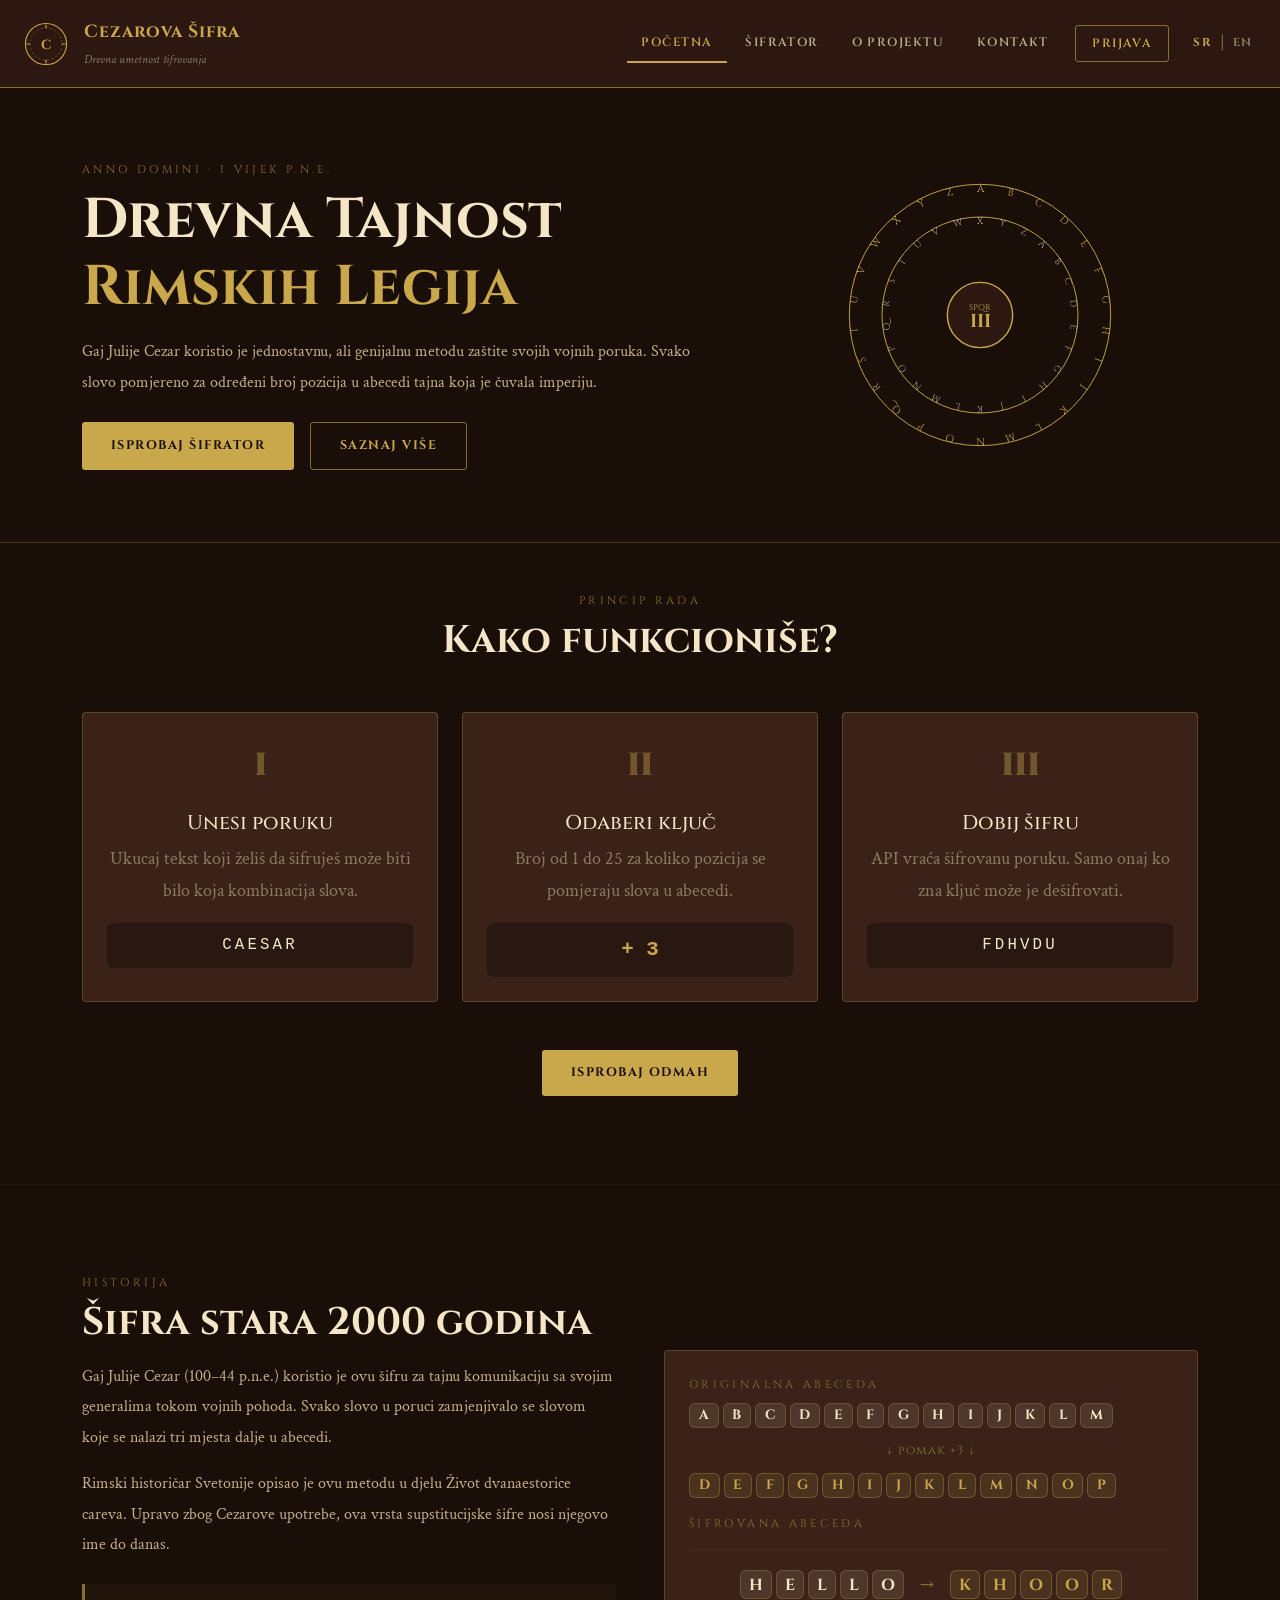
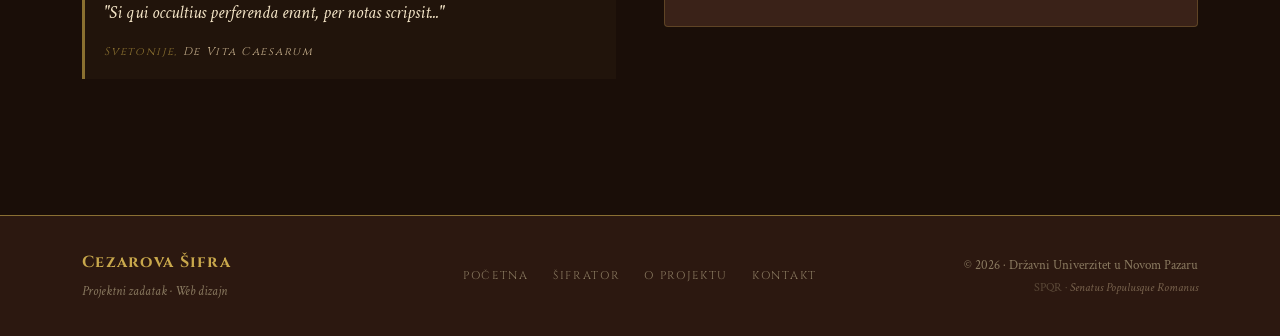
<file: index.html>
<!DOCTYPE html>
<html lang="sr">

<head>
    <meta charset="UTF-8">
    <meta name="viewport" content="width=device-width, initial-scale=1.0">
    <title>Cezarova Šifra | Caesar Cipher</title>
    <link rel="preconnect" href="https://fonts.googleapis.com">
    <link
        href="https://fonts.googleapis.com/css2?family=Cinzel:wght@400;600;700;900&family=Crimson+Text:ital,wght@0,400;0,600;1,400&display=swap"
        rel="stylesheet">
    <link rel="stylesheet" href="https://cdn.jsdelivr.net/npm/bootstrap@5.3.0/dist/css/bootstrap.min.css">
    <link rel="stylesheet" href="css/style.css">
    <link rel="icon" type="image/svg+xml" href="favicon.svg">
</head>

<body>

    <header class="site-header">
        <nav class="navbar navbar-expand-lg container-fluid px-4">

            <a class="navbar-brand d-flex align-items-center gap-3" href="index.html">
                <div class="logo-emblem">
                    <svg viewBox="0 0 60 60" xmlns="http://www.w3.org/2000/svg">
                        <circle cx="30" cy="30" r="28" fill="none" stroke="#C9A84C" stroke-width="1.5" />
                        <circle cx="30" cy="30" r="22" fill="none" stroke="#C9A84C" stroke-width="0.5"
                            stroke-dasharray="3,3" />
                        <text x="50%" y="54%" dominant-baseline="middle" text-anchor="middle" font-family="Cinzel"
                            font-size="18" fill="#C9A84C" font-weight="700">C</text>
                        <path d="M 30 4 L 30 8 M 30 52 L 30 56 M 4 30 L 8 30 M 52 30 L 56 30" stroke="#C9A84C"
                            stroke-width="1.5" stroke-linecap="round" />
                    </svg>
                </div>
                <div>
                    <span class="brand-main" data-i18n="brand-main">Cezarova Šifra</span>
                    <span class="brand-sub" data-i18n="brand-sub">Drevna umetnost šifrovanja</span>
                </div>
            </a>

            <button class="navbar-toggler" type="button" data-bs-toggle="collapse" data-bs-target="#mainNav">
                <span class="toggler-icon">☰</span>
            </button>

            <div class="collapse navbar-collapse justify-content-end" id="mainNav">
                <ul class="navbar-nav align-items-lg-center gap-1">
                    <li class="nav-item"><a class="nav-link active" href="index.html" data-i18n="nav-home">Početna</a>
                    </li>
                    <li class="nav-item"><a class="nav-link" href="cipher.html" data-i18n="nav-cipher">Šifrator</a></li>
                    <li class="nav-item"><a class="nav-link" href="about.html" data-i18n="nav-about">O projektu</a></li>
                    <li class="nav-item"><a class="nav-link" href="contact.html" data-i18n="nav-contact">Kontakt</a>
                    </li>
                    <li class="nav-item ms-lg-2"><a class="nav-link nav-login-btn" href="login.html"
                            data-i18n="nav-login">Prijava</a></li>
                    <li class="nav-item ms-lg-3">
                        <div class="lang-toggle">
                            <button class="lang-btn active" onclick="setLanguage('sr')" id="btn-sr">SR</button>
                            <span class="lang-divider">|</span>
                            <button class="lang-btn" onclick="setLanguage('en')" id="btn-en">EN</button>
                        </div>
                    </li>
                </ul>
            </div>
        </nav>
    </header>

    <section class="py-5 border-bottom border-opacity-25" style="border-color: var(--border) !important;">
        <div class="container py-4">
            <div class="row align-items-center g-5">

                <div class="col-lg-7">
                    <p class="section-eyebrow" data-i18n="hero-label">Anno Domini · I vijek p.n.e.</p>
                    <h1 class="display-4 fw-bold mb-3" style="font-family: var(--font-display);">
                        <span class="d-block text-cream" data-i18n="hero-title-1">Drevna Tajnost</span>
                        <span class="d-block text-gold" data-i18n="hero-title-2">Rimskih Legija</span>
                    </h1>
                    <p class="body-text mb-4" data-i18n="hero-desc">
                        Gaj Julije Cezar koristio je jednostavnu, ali genijalnu metodu zaštite svojih vojnih poruka.
                        Svako slovo pomjereno za određeni broj pozicija u abecedi  tajna koja je čuvala imperiju.
                    </p>
                    <div class="d-flex flex-wrap gap-3">
                        <a href="cipher.html" class="btn-gold" data-i18n="hero-cta">
                            Isprobaj Šifrator
                            <svg width="18" height="18" viewBox="0 0 24 24" fill="none" stroke="currentColor"
                                stroke-width="2">
                                <path d="M5 12h14M12 5l7 7-7 7" />
                            </svg>
                        </a>
                        <a href="about.html" class="btn-outline-gold" data-i18n="hero-cta2">Saznaj više</a>
                    </div>
                </div>

                <div class="col-lg-5 text-center">
                    <svg viewBox="0 0 300 300" xmlns="http://www.w3.org/2000/svg" style="max-width:280px; width:100%;">
                        <circle cx="150" cy="150" r="140" fill="none" stroke="#C9A84C" stroke-width="1" />
                        <circle cx="150" cy="150" r="105" fill="none" stroke="#C9A84C" stroke-width="1" />
                        <circle cx="150" cy="150" r="35" fill="#2C1810" stroke="#C9A84C" stroke-width="1.5" />
                        <g font-family="Cinzel" font-size="11" fill="#C9A84C" text-anchor="middle">
                            <text transform="rotate(0,150,150) translate(150,18)">A</text>
                            <text transform="rotate(13.84,150,150) translate(150,18)">B</text>
                            <text transform="rotate(27.69,150,150) translate(150,18)">C</text>
                            <text transform="rotate(41.53,150,150) translate(150,18)">D</text>
                            <text transform="rotate(55.38,150,150) translate(150,18)">E</text>
                            <text transform="rotate(69.23,150,150) translate(150,18)">F</text>
                            <text transform="rotate(83.07,150,150) translate(150,18)">G</text>
                            <text transform="rotate(96.92,150,150) translate(150,18)">H</text>
                            <text transform="rotate(110.76,150,150) translate(150,18)">I</text>
                            <text transform="rotate(124.61,150,150) translate(150,18)">J</text>
                            <text transform="rotate(138.46,150,150) translate(150,18)">K</text>
                            <text transform="rotate(152.3,150,150) translate(150,18)">L</text>
                            <text transform="rotate(166.15,150,150) translate(150,18)">M</text>
                            <text transform="rotate(180,150,150) translate(150,18)">N</text>
                            <text transform="rotate(193.84,150,150) translate(150,18)">O</text>
                            <text transform="rotate(207.69,150,150) translate(150,18)">P</text>
                            <text transform="rotate(221.53,150,150) translate(150,18)">Q</text>
                            <text transform="rotate(235.38,150,150) translate(150,18)">R</text>
                            <text transform="rotate(249.23,150,150) translate(150,18)">S</text>
                            <text transform="rotate(263.07,150,150) translate(150,18)">T</text>
                            <text transform="rotate(276.92,150,150) translate(150,18)">U</text>
                            <text transform="rotate(290.76,150,150) translate(150,18)">V</text>
                            <text transform="rotate(304.61,150,150) translate(150,18)">W</text>
                            <text transform="rotate(318.46,150,150) translate(150,18)">X</text>
                            <text transform="rotate(332.3,150,150) translate(150,18)">Y</text>
                            <text transform="rotate(346.15,150,150) translate(150,18)">Z</text>
                        </g>
                        <g font-family="Cinzel" font-size="10" fill="#F5E6C8" text-anchor="middle" opacity="0.7">
                            <text transform="rotate(41.53,150,150) translate(150,52)">A</text>
                            <text transform="rotate(55.38,150,150) translate(150,52)">B</text>
                            <text transform="rotate(69.23,150,150) translate(150,52)">C</text>
                            <text transform="rotate(83.07,150,150) translate(150,52)">D</text>
                            <text transform="rotate(96.92,150,150) translate(150,52)">E</text>
                            <text transform="rotate(110.76,150,150) translate(150,52)">F</text>
                            <text transform="rotate(124.61,150,150) translate(150,52)">G</text>
                            <text transform="rotate(138.46,150,150) translate(150,52)">H</text>
                            <text transform="rotate(152.3,150,150) translate(150,52)">I</text>
                            <text transform="rotate(166.15,150,150) translate(150,52)">J</text>
                            <text transform="rotate(180,150,150) translate(150,52)">K</text>
                            <text transform="rotate(193.84,150,150) translate(150,52)">L</text>
                            <text transform="rotate(207.69,150,150) translate(150,52)">M</text>
                            <text transform="rotate(221.53,150,150) translate(150,52)">N</text>
                            <text transform="rotate(235.38,150,150) translate(150,52)">O</text>
                            <text transform="rotate(249.23,150,150) translate(150,52)">P</text>
                            <text transform="rotate(263.07,150,150) translate(150,52)">Q</text>
                            <text transform="rotate(276.92,150,150) translate(150,52)">R</text>
                            <text transform="rotate(290.76,150,150) translate(150,52)">S</text>
                            <text transform="rotate(304.61,150,150) translate(150,52)">T</text>
                            <text transform="rotate(318.46,150,150) translate(150,52)">U</text>
                            <text transform="rotate(332.3,150,150) translate(150,52)">V</text>
                            <text transform="rotate(346.15,150,150) translate(150,52)">W</text>
                            <text transform="rotate(0,150,150) translate(150,52)">X</text>
                            <text transform="rotate(13.84,150,150) translate(150,52)">Y</text>
                            <text transform="rotate(27.69,150,150) translate(150,52)">Z</text>
                        </g>
                        <text x="150" y="145" font-family="Cinzel" font-size="9" fill="#C9A84C"
                            text-anchor="middle">SPQR</text>
                        <text x="150" y="163" font-family="Cinzel" font-size="20" fill="#C9A84C" text-anchor="middle"
                            font-weight="700">III</text>
                    </svg>
                </div>
            </div>
        </div>
    </section>

    <section class="py-5">
        <div class="container">
            <div class="text-center mb-5">
                <p class="section-eyebrow" data-i18n="how-eyebrow">Princip rada</p>
                <h2 class="section-title" data-i18n="how-title">Kako funkcioniše?</h2>
            </div>

            <div class="row g-4">
                <div class="col-md-4">
                    <div class="card-dark text-center">
                        <div class="mb-3"
                            style="font-family: var(--font-display); font-size: 2rem; font-weight: 900; color: var(--gold); opacity: 0.4;">
                            I</div>
                        <h3 class="h5 mb-2" style="font-family: var(--font-display);" data-i18n="step1-title">Unesi
                            poruku</h3>
                        <p class="text-cream-muted mb-3" data-i18n="step1-desc">Ukucaj tekst koji želiš da šifruješ 
                            može biti bilo koja kombinacija slova.</p>
                        <code class="d-block py-2 px-3 rounded"
                            style="background: rgba(0,0,0,0.3); color: var(--cream); letter-spacing: 0.2em;">CAESAR</code>
                    </div>
                </div>
                <div class="col-md-4">
                    <div class="card-dark text-center border-gold">
                        <div class="mb-3"
                            style="font-family: var(--font-display); font-size: 2rem; font-weight: 900; color: var(--gold); opacity: 0.4;">
                            II</div>
                        <h3 class="h5 mb-2" style="font-family: var(--font-display);" data-i18n="step2-title">Odaberi
                            ključ</h3>
                        <p class="text-cream-muted mb-3" data-i18n="step2-desc">Broj od 1 do 25  za koliko pozicija se
                            pomjeraju slova u abecedi.</p>
                        <code class="d-block py-2 px-3 rounded"
                            style="background: rgba(0,0,0,0.3); color: var(--gold); font-size: 1.3rem; font-weight: 700;">+ 3</code>
                    </div>
                </div>
                <div class="col-md-4">
                    <div class="card-dark text-center">
                        <div class="mb-3"
                            style="font-family: var(--font-display); font-size: 2rem; font-weight: 900; color: var(--gold); opacity: 0.4;">
                            III</div>
                        <h3 class="h5 mb-2" style="font-family: var(--font-display);" data-i18n="step3-title">Dobij
                            šifru</h3>
                        <p class="text-cream-muted mb-3" data-i18n="step3-desc">API vraća šifrovanu poruku. Samo onaj ko
                            zna ključ može je dešifrovati.</p>
                        <code class="d-block py-2 px-3 rounded"
                            style="background: rgba(0,0,0,0.3); color: var(--cream); letter-spacing: 0.2em;">FDHVDU</code>
                    </div>
                </div>
            </div>

            <div class="text-center mt-5">
                <a href="cipher.html" class="btn-gold" data-i18n="try-now">Isprobaj odmah</a>
            </div>
        </div>
    </section>

    <hr class="section-divider">

    <section class="py-5">
        <div class="container">
            <div class="row g-5 align-items-center">
                <div class="col-lg-6">
                    <p class="section-eyebrow" data-i18n="hist-eyebrow">Historija</p>
                    <h2 class="section-title" data-i18n="hist-title">Šifra stara 2000 godina</h2>
                    <p class="body-text" data-i18n="hist-p1">
                        Gaj Julije Cezar (100–44 p.n.e.) koristio je ovu šifru za tajnu komunikaciju sa svojim
                        generalima
                        tokom vojnih pohoda. Svako slovo u poruci zamjenjivalo se slovom koje se nalazi tri mjesta dalje
                        u abecedi.
                    </p>
                    <p class="body-text" data-i18n="hist-p2">
                        Rimski historičar Svetonije opisao je ovu metodu u djelu <em>Život dvanaestorice careva</em>.
                        Upravo zbog Cezarove upotrebe, ova vrsta supstitucijske šifre nosi njegovo ime do danas.
                    </p>
                    <div class="quote-block">
                        <p data-i18n="hist-quote">"Si qui occultius perferenda erant, per notas scripsit..."</p>
                        <cite> Svetonije, <em>De Vita Caesarum</em></cite>
                    </div>
                </div>

                <div class="col-lg-6">
                    <div class="card-dark">
                        <p class="section-eyebrow mb-2" data-i18n="demo-plain">Originalna abeceda</p>
                        <div class="d-flex flex-wrap gap-1 mb-2">
                            <span class="badge"
                                style="background: rgba(245,230,200,0.1); color: var(--cream); border: 1px solid var(--border); font-family: var(--font-display);">A</span>
                            <span class="badge"
                                style="background: rgba(245,230,200,0.1); color: var(--cream); border: 1px solid var(--border); font-family: var(--font-display);">B</span>
                            <span class="badge"
                                style="background: rgba(245,230,200,0.1); color: var(--cream); border: 1px solid var(--border); font-family: var(--font-display);">C</span>
                            <span class="badge"
                                style="background: rgba(245,230,200,0.1); color: var(--cream); border: 1px solid var(--border); font-family: var(--font-display);">D</span>
                            <span class="badge"
                                style="background: rgba(245,230,200,0.1); color: var(--cream); border: 1px solid var(--border); font-family: var(--font-display);">E</span>
                            <span class="badge"
                                style="background: rgba(245,230,200,0.1); color: var(--cream); border: 1px solid var(--border); font-family: var(--font-display);">F</span>
                            <span class="badge"
                                style="background: rgba(245,230,200,0.1); color: var(--cream); border: 1px solid var(--border); font-family: var(--font-display);">G</span>
                            <span class="badge"
                                style="background: rgba(245,230,200,0.1); color: var(--cream); border: 1px solid var(--border); font-family: var(--font-display);">H</span>
                            <span class="badge"
                                style="background: rgba(245,230,200,0.1); color: var(--cream); border: 1px solid var(--border); font-family: var(--font-display);">I</span>
                            <span class="badge"
                                style="background: rgba(245,230,200,0.1); color: var(--cream); border: 1px solid var(--border); font-family: var(--font-display);">J</span>
                            <span class="badge"
                                style="background: rgba(245,230,200,0.1); color: var(--cream); border: 1px solid var(--border); font-family: var(--font-display);">K</span>
                            <span class="badge"
                                style="background: rgba(245,230,200,0.1); color: var(--cream); border: 1px solid var(--border); font-family: var(--font-display);">L</span>
                            <span class="badge"
                                style="background: rgba(245,230,200,0.1); color: var(--cream); border: 1px solid var(--border); font-family: var(--font-display);">M</span>
                        </div>

                        <div class="text-center py-1 mb-2"
                            style="font-family: var(--font-display); font-size: 0.75rem; letter-spacing: 0.1em; color: var(--gold-dim);">
                            ↓ pomak +3 ↓</div>

                        <div class="d-flex flex-wrap gap-1 mb-3">
                            <span class="badge"
                                style="background: rgba(201,168,76,0.12); color: var(--gold); border: 1px solid rgba(201,168,76,0.3); font-family: var(--font-display);">D</span>
                            <span class="badge"
                                style="background: rgba(201,168,76,0.12); color: var(--gold); border: 1px solid rgba(201,168,76,0.3); font-family: var(--font-display);">E</span>
                            <span class="badge"
                                style="background: rgba(201,168,76,0.12); color: var(--gold); border: 1px solid rgba(201,168,76,0.3); font-family: var(--font-display);">F</span>
                            <span class="badge"
                                style="background: rgba(201,168,76,0.12); color: var(--gold); border: 1px solid rgba(201,168,76,0.3); font-family: var(--font-display);">G</span>
                            <span class="badge"
                                style="background: rgba(201,168,76,0.12); color: var(--gold); border: 1px solid rgba(201,168,76,0.3); font-family: var(--font-display);">H</span>
                            <span class="badge"
                                style="background: rgba(201,168,76,0.12); color: var(--gold); border: 1px solid rgba(201,168,76,0.3); font-family: var(--font-display);">I</span>
                            <span class="badge"
                                style="background: rgba(201,168,76,0.12); color: var(--gold); border: 1px solid rgba(201,168,76,0.3); font-family: var(--font-display);">J</span>
                            <span class="badge"
                                style="background: rgba(201,168,76,0.12); color: var(--gold); border: 1px solid rgba(201,168,76,0.3); font-family: var(--font-display);">K</span>
                            <span class="badge"
                                style="background: rgba(201,168,76,0.12); color: var(--gold); border: 1px solid rgba(201,168,76,0.3); font-family: var(--font-display);">L</span>
                            <span class="badge"
                                style="background: rgba(201,168,76,0.12); color: var(--gold); border: 1px solid rgba(201,168,76,0.3); font-family: var(--font-display);">M</span>
                            <span class="badge"
                                style="background: rgba(201,168,76,0.12); color: var(--gold); border: 1px solid rgba(201,168,76,0.3); font-family: var(--font-display);">N</span>
                            <span class="badge"
                                style="background: rgba(201,168,76,0.12); color: var(--gold); border: 1px solid rgba(201,168,76,0.3); font-family: var(--font-display);">O</span>
                            <span class="badge"
                                style="background: rgba(201,168,76,0.12); color: var(--gold); border: 1px solid rgba(201,168,76,0.3); font-family: var(--font-display);">P</span>
                        </div>
                        <p class="section-eyebrow mb-0" data-i18n="demo-cipher">Šifrovana abeceda</p>

                        <hr class="section-divider my-3">

                        <div class="d-flex align-items-center justify-content-center gap-3 flex-wrap">
                            <div class="d-flex gap-1">
                                <span class="badge fs-6 px-2"
                                    style="background: rgba(245,230,200,0.1); color: var(--cream); border: 1px solid var(--border); font-family: var(--font-display);">H</span>
                                <span class="badge fs-6 px-2"
                                    style="background: rgba(245,230,200,0.1); color: var(--cream); border: 1px solid var(--border); font-family: var(--font-display);">E</span>
                                <span class="badge fs-6 px-2"
                                    style="background: rgba(245,230,200,0.1); color: var(--cream); border: 1px solid var(--border); font-family: var(--font-display);">L</span>
                                <span class="badge fs-6 px-2"
                                    style="background: rgba(245,230,200,0.1); color: var(--cream); border: 1px solid var(--border); font-family: var(--font-display);">L</span>
                                <span class="badge fs-6 px-2"
                                    style="background: rgba(245,230,200,0.1); color: var(--cream); border: 1px solid var(--border); font-family: var(--font-display);">O</span>
                            </div>
                            <span style="color: var(--gold-dim); font-size: 1.2rem;">→</span>
                            <div class="d-flex gap-1">
                                <span class="badge fs-6 px-2"
                                    style="background: rgba(201,168,76,0.12); color: var(--gold); border: 1px solid rgba(201,168,76,0.3); font-family: var(--font-display);">K</span>
                                <span class="badge fs-6 px-2"
                                    style="background: rgba(201,168,76,0.12); color: var(--gold); border: 1px solid rgba(201,168,76,0.3); font-family: var(--font-display);">H</span>
                                <span class="badge fs-6 px-2"
                                    style="background: rgba(201,168,76,0.12); color: var(--gold); border: 1px solid rgba(201,168,76,0.3); font-family: var(--font-display);">O</span>
                                <span class="badge fs-6 px-2"
                                    style="background: rgba(201,168,76,0.12); color: var(--gold); border: 1px solid rgba(201,168,76,0.3); font-family: var(--font-display);">O</span>
                                <span class="badge fs-6 px-2"
                                    style="background: rgba(201,168,76,0.12); color: var(--gold); border: 1px solid rgba(201,168,76,0.3); font-family: var(--font-display);">R</span>
                            </div>
                        </div>
                    </div>
                </div>
            </div>
        </div>
    </section>

    <footer class="site-footer">
        <div class="container">
            <div class="row align-items-center">
                <div class="col-md-4 text-center text-md-start mb-3 mb-md-0">
                    <div class="footer-brand" data-i18n="brand-main">Cezarova Šifra</div>
                    <p class="footer-sub" data-i18n="footer-sub">Projektni zadatak · Web dizajn</p>
                </div>
                <div class="col-md-4 text-center mb-3 mb-md-0">
                    <nav class="footer-nav">
                        <a href="index.html" data-i18n="nav-home">Početna</a>
                        <a href="cipher.html" data-i18n="nav-cipher">Šifrator</a>
                        <a href="about.html" data-i18n="nav-about">O projektu</a>
                        <a href="contact.html" data-i18n="nav-contact">Kontakt</a>
                    </nav>
                </div>
                <div class="col-md-4 text-center text-md-end">
                    <p class="footer-copy" data-i18n="footer-copy">© 2026 · Državni Univerzitet u Novom Pazaru</p>
                    <p class="footer-copy" style="opacity:0.5; font-size:0.75rem;">SPQR · <em>Senatus Populusque
                            Romanus</em></p>
                </div>
            </div>
        </div>
    </footer>

    <script src="https://cdn.jsdelivr.net/npm/bootstrap@5.3.0/dist/js/bootstrap.bundle.min.js"></script>
    <script src="js/i18n.js"></script>
    <script src="js/main.js"></script>
</body>

</html>
</file>
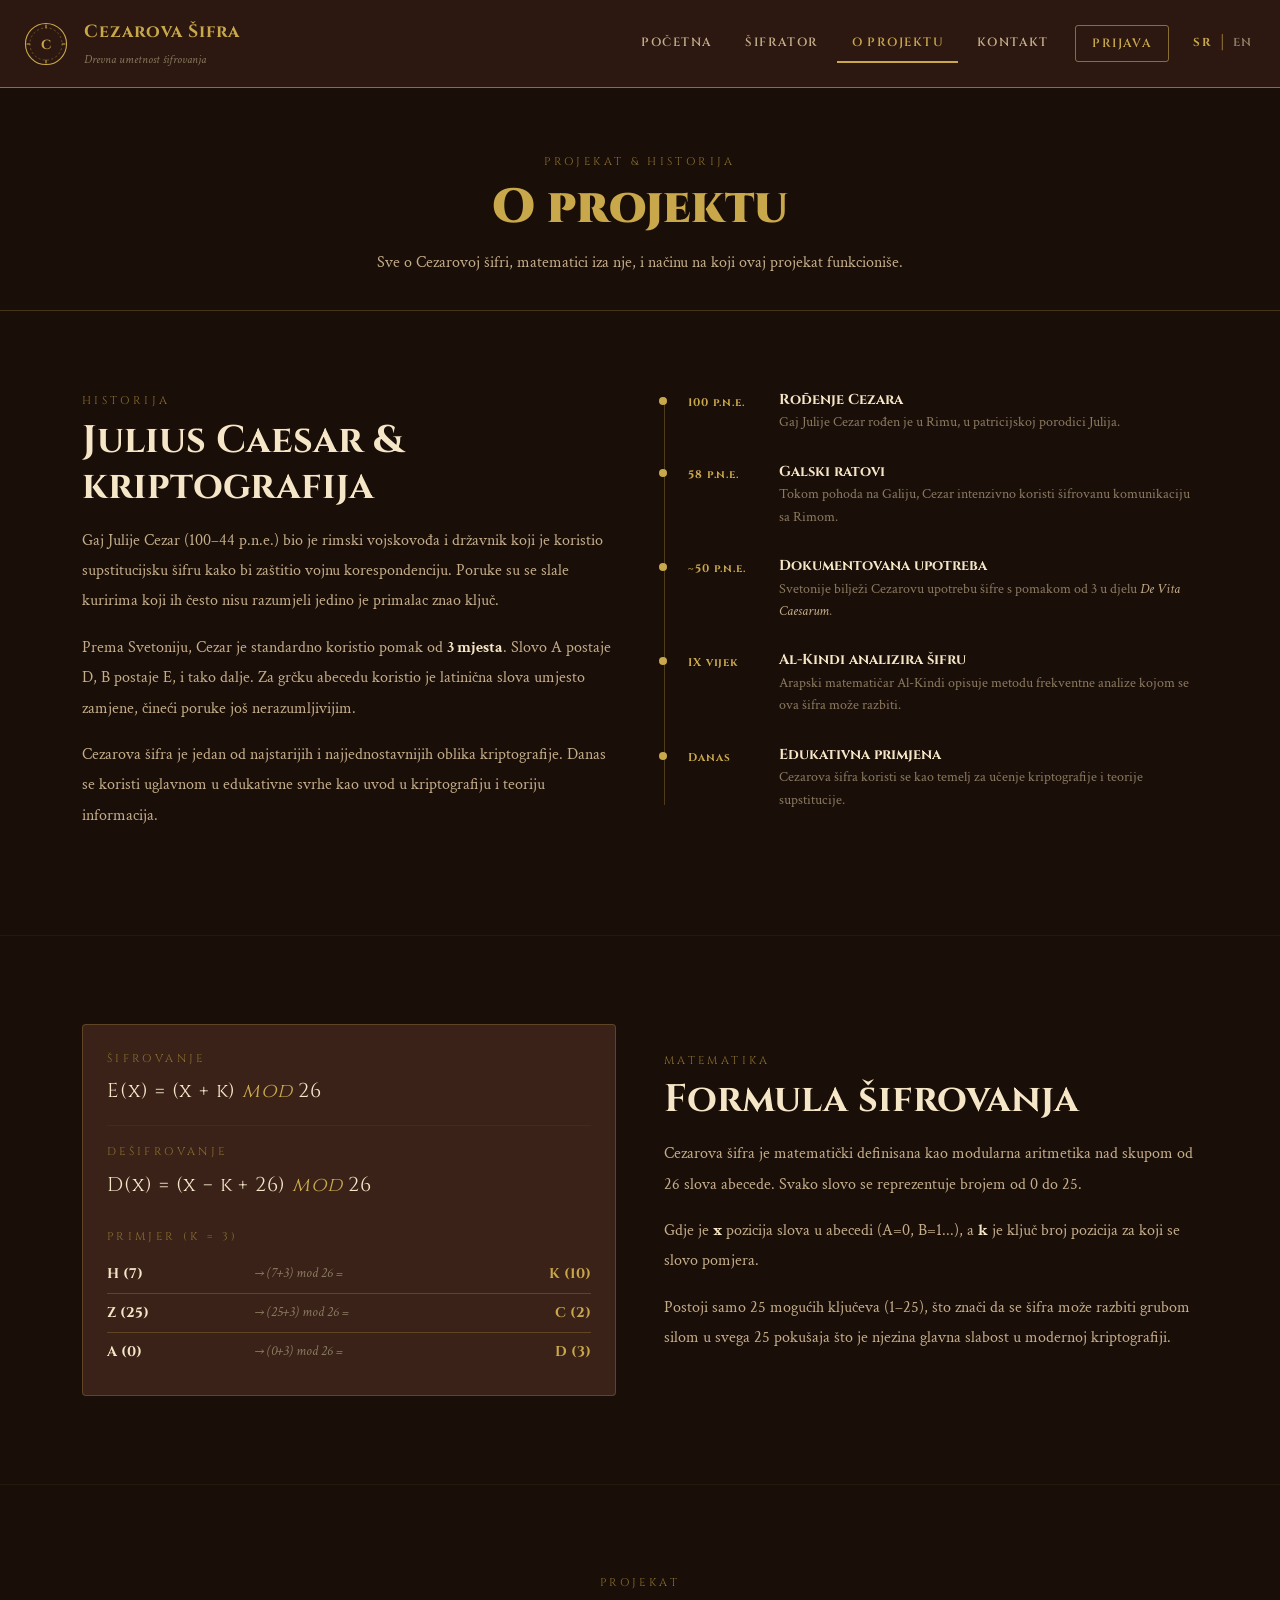
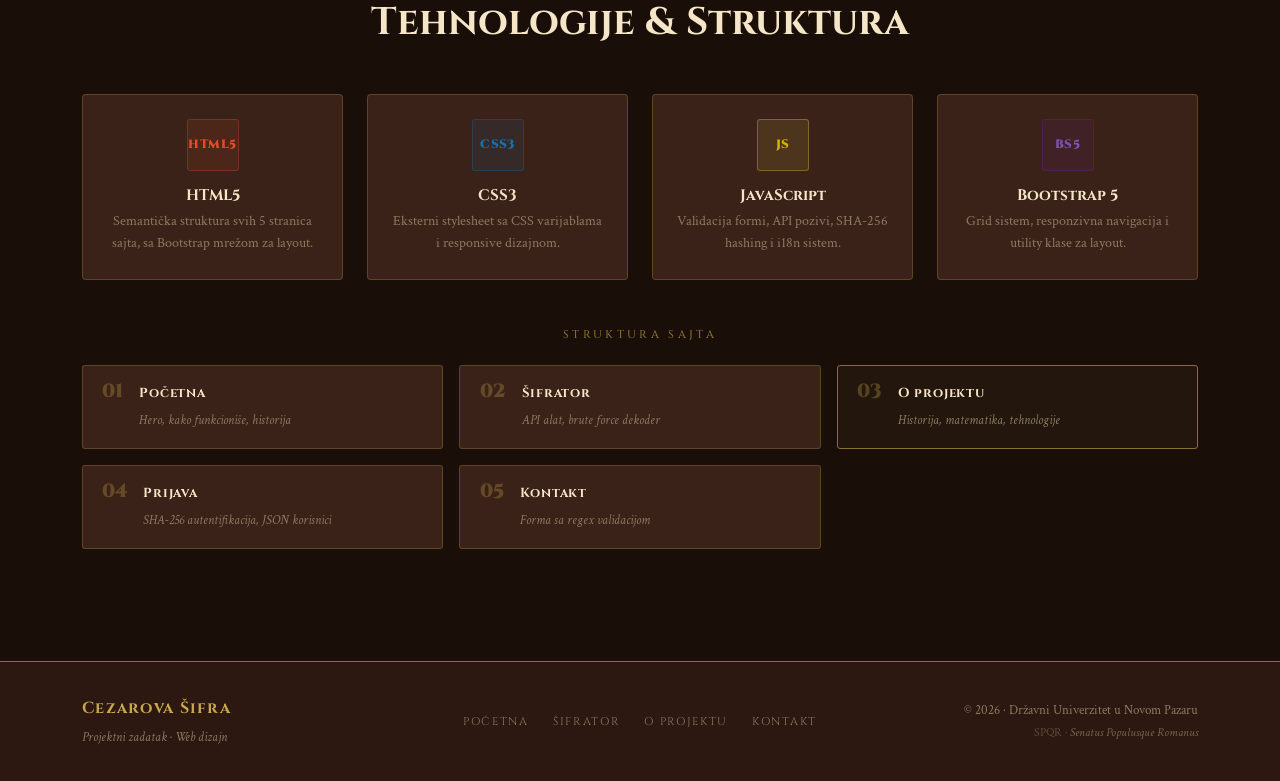
<file: about.html>
<!DOCTYPE html>
<html lang="sr">

<head>
    <meta charset="UTF-8">
    <meta name="viewport" content="width=device-width, initial-scale=1.0">
    <title>O projektu | Cezarova Šifra</title>
    <link rel="preconnect" href="https://fonts.googleapis.com">
    <link
        href="https://fonts.googleapis.com/css2?family=Cinzel:wght@400;600;700;900&family=Crimson+Text:ital,wght@0,400;0,600;1,400&display=swap"
        rel="stylesheet">
    <link rel="stylesheet" href="https://cdn.jsdelivr.net/npm/bootstrap@5.3.0/dist/css/bootstrap.min.css">
    <link rel="stylesheet" href="css/style.css">
    <link rel="stylesheet" href="css/about.css">
    <link rel="icon" type="image/svg+xml" href="favicon.svg">
</head>

<body>

    <header class="site-header">
        <nav class="navbar navbar-expand-lg container-fluid px-4">
            <a class="navbar-brand d-flex align-items-center gap-3" href="index.html">
                <div class="logo-emblem">
                    <svg viewBox="0 0 60 60" xmlns="http://www.w3.org/2000/svg">
                        <circle cx="30" cy="30" r="28" fill="none" stroke="#C9A84C" stroke-width="1.5" />
                        <circle cx="30" cy="30" r="22" fill="none" stroke="#C9A84C" stroke-width="0.5"
                            stroke-dasharray="3,3" />
                        <text x="50%" y="54%" dominant-baseline="middle" text-anchor="middle" font-family="Cinzel"
                            font-size="18" fill="#C9A84C" font-weight="700">C</text>
                        <path d="M 30 4 L 30 8 M 30 52 L 30 56 M 4 30 L 8 30 M 52 30 L 56 30" stroke="#C9A84C"
                            stroke-width="1.5" stroke-linecap="round" />
                    </svg>
                </div>
                <div>
                    <span class="brand-main" data-i18n="brand-main">Cezarova Šifra</span>
                    <span class="brand-sub" data-i18n="brand-sub">Drevna umetnost šifrovanja</span>
                </div>
            </a>
            <button class="navbar-toggler" type="button" data-bs-toggle="collapse" data-bs-target="#mainNav">
                <span class="toggler-icon">☰</span>
            </button>
            <div class="collapse navbar-collapse justify-content-end" id="mainNav">
                <ul class="navbar-nav align-items-lg-center gap-1">
                    <li class="nav-item"><a class="nav-link" href="index.html" data-i18n="nav-home">Početna</a></li>
                    <li class="nav-item"><a class="nav-link" href="cipher.html" data-i18n="nav-cipher">Šifrator</a></li>
                    <li class="nav-item"><a class="nav-link active" href="about.html" data-i18n="nav-about">O
                            projektu</a></li>
                    <li class="nav-item"><a class="nav-link" href="contact.html" data-i18n="nav-contact">Kontakt</a>
                    </li>
                    <li class="nav-item ms-lg-2"><a class="nav-link nav-login-btn" href="login.html"
                            data-i18n="nav-login">Prijava</a></li>
                    <li class="nav-item ms-lg-3">
                        <div class="lang-toggle">
                            <button class="lang-btn active" onclick="setLanguage('sr')" id="btn-sr">SR</button>
                            <span class="lang-divider">|</span>
                            <button class="lang-btn" onclick="setLanguage('en')" id="btn-en">EN</button>
                        </div>
                    </li>
                </ul>
            </div>
        </nav>
    </header>

    <section class="page-hero text-center">
        <div class="container">
            <p class="section-eyebrow" data-i18n="about-eyebrow">Projekat & Historija</p>
            <h1 class="page-hero-title" data-i18n="about-page-title">O projektu</h1>
            <p class="page-hero-desc" data-i18n="about-page-desc">
                Sve o Cezarovoj šifri, matematici iza nje, i načinu na koji ovaj projekat funkcioniše.
            </p>
        </div>
    </section>

    <section class="py-5">
        <div class="container">
            <div class="row g-5 align-items-start">

                <div class="col-lg-6">
                    <p class="section-eyebrow" data-i18n="about-hist-eyebrow">Historija</p>
                    <h2 class="section-title mb-3" data-i18n="about-hist-title">Julius Caesar & kriptografija</h2>
                    <p class="body-text" data-i18n="about-hist-p1">
                        Gaj Julije Cezar (100–44 p.n.e.) bio je rimski vojskovođa i državnik koji je koristio
                        supstitucijsku šifru kako bi zaštitio vojnu korespondenciju. Poruke su se slale kuririma koji ih
                        često nisu razumjeli  jedino je primalac znao ključ.
                    </p>
                    <p class="body-text" data-i18n="about-hist-p2">
                        Prema Svetoniju, Cezar je standardno koristio pomak od <strong>3 mjesta</strong>. Slovo A
                        postaje D, B postaje E, i tako dalje. Za grčku abecedu koristio je latinična slova umjesto
                        zamjene, čineći poruke još nerazumljivijim.
                    </p>
                    <p class="body-text" data-i18n="about-hist-p3">
                        Cezarova šifra je jedan od najstarijih i najjednostavnijih oblika kriptografije. Danas se
                        koristi uglavnom u edukativne svrhe kao uvod u kriptografiju i teoriju informacija.
                    </p>
                </div>

                <div class="col-lg-6">
                    <div class="timeline">

                        <div class="timeline-item">
                            <div class="timeline-year">100 p.n.e.</div>
                            <div class="timeline-body">
                                <h4 class="timeline-title" data-i18n="tl-1-title">Rođenje Cezara</h4>
                                <p class="timeline-desc" data-i18n="tl-1-desc">Gaj Julije Cezar rođen je u Rimu, u
                                    patricijskoj porodici Julija.</p>
                            </div>
                        </div>

                        <div class="timeline-item">
                            <div class="timeline-year">58 p.n.e.</div>
                            <div class="timeline-body">
                                <h4 class="timeline-title" data-i18n="tl-2-title">Galski ratovi</h4>
                                <p class="timeline-desc" data-i18n="tl-2-desc">Tokom pohoda na Galiju, Cezar intenzivno
                                    koristi šifrovanu komunikaciju sa Rimom.</p>
                            </div>
                        </div>

                        <div class="timeline-item">
                            <div class="timeline-year">~50 p.n.e.</div>
                            <div class="timeline-body">
                                <h4 class="timeline-title" data-i18n="tl-3-title">Dokumentovana upotreba</h4>
                                <p class="timeline-desc" data-i18n="tl-3-desc">Svetonije bilježi Cezarovu upotrebu šifre
                                    s pomakom od 3 u djelu <em>De Vita Caesarum</em>.</p>
                            </div>
                        </div>

                        <div class="timeline-item">
                            <div class="timeline-year">IX vijek</div>
                            <div class="timeline-body">
                                <h4 class="timeline-title" data-i18n="tl-4-title">Al-Kindi analizira šifru</h4>
                                <p class="timeline-desc" data-i18n="tl-4-desc">Arapski matematičar Al-Kindi opisuje
                                    metodu frekventne analize kojom se ova šifra može razbiti.</p>
                            </div>
                        </div>

                        <div class="timeline-item">
                            <div class="timeline-year">Danas</div>
                            <div class="timeline-body">
                                <h4 class="timeline-title" data-i18n="tl-5-title">Edukativna primjena</h4>
                                <p class="timeline-desc" data-i18n="tl-5-desc">Cezarova šifra koristi se kao temelj za
                                    učenje kriptografije i teorije supstitucije.</p>
                            </div>
                        </div>

                    </div>
                </div>
            </div>
        </div>
    </section>

    <hr class="section-divider">

    <section class="py-5">
        <div class="container">
            <div class="row g-5 align-items-center">

                <div class="col-lg-6">
                    <div class="card-dark p-4">
                        <p class="section-eyebrow mb-1" data-i18n="formula-encrypt">Šifrovanje</p>
                        <p class="formula-eq mb-3">E(x) = (x + k) <span class="formula-mod">mod</span> 26</p>

                        <hr style="border-color: var(--border);">

                        <p class="section-eyebrow mb-1 mt-3" data-i18n="formula-decrypt">Dešifrovanje</p>
                        <p class="formula-eq mb-4">D(x) = (x − k + 26) <span class="formula-mod">mod</span> 26</p>

                        <p class="section-eyebrow mb-2" data-i18n="math-example-label">Primjer (k = 3)</p>
                        <table class="w-100">
                            <tbody>
                                <tr class="math-row">
                                    <td class="math-orig">H (7)</td>
                                    <td class="math-op">→ (7+3) mod 26 =</td>
                                    <td class="math-res">K (10)</td>
                                </tr>
                                <tr class="math-row">
                                    <td class="math-orig">Z (25)</td>
                                    <td class="math-op">→ (25+3) mod 26 =</td>
                                    <td class="math-res">C (2)</td>
                                </tr>
                                <tr class="math-row">
                                    <td class="math-orig">A (0)</td>
                                    <td class="math-op">→ (0+3) mod 26 =</td>
                                    <td class="math-res">D (3)</td>
                                </tr>
                            </tbody>
                        </table>
                    </div>
                </div>

                <div class="col-lg-6">
                    <p class="section-eyebrow" data-i18n="about-math-eyebrow">Matematika</p>
                    <h2 class="section-title mb-3" data-i18n="about-math-title">Formula šifrovanja</h2>
                    <p class="body-text" data-i18n="about-math-p1">
                        Cezarova šifra je matematički definisana kao modularna aritmetika nad skupom od 26 slova
                        abecede. Svako slovo se reprezentuje brojem od 0 do 25.
                    </p>
                    <p class="body-text" data-i18n="about-math-p2">
                        Gdje je <strong>x</strong> pozicija slova u abecedi (A=0, B=1...), a <strong>k</strong> je ključ
                         broj pozicija za koji se slovo pomjera.
                    </p>
                    <p class="body-text" data-i18n="about-math-p3">
                        Postoji samo 25 mogućih ključeva (1–25), što znači da se šifra može razbiti grubom silom u svega
                        25 pokušaja  što je njezina glavna slabost u modernoj kriptografiji.
                    </p>
                </div>

            </div>
        </div>
    </section>

    <hr class="section-divider">

    <section class="py-5">
        <div class="container">
            <div class="text-center mb-5">
                <p class="section-eyebrow" data-i18n="about-tech-eyebrow">Projekat</p>
                <h2 class="section-title" data-i18n="about-tech-title">Tehnologije & Struktura</h2>
            </div>

            <div class="row g-4 mb-5">
                <div class="col-sm-6 col-lg-3">
                    <div class="card-dark text-center p-4">
                        <div class="tech-badge tech-badge--html mb-3">HTML5</div>
                        <h4 class="tech-name">HTML5</h4>
                        <p class="tech-desc" data-i18n="tech-html-desc">Semantička struktura svih 5 stranica sajta, sa
                            Bootstrap mrežom za layout.</p>
                    </div>
                </div>
                <div class="col-sm-6 col-lg-3">
                    <div class="card-dark text-center p-4">
                        <div class="tech-badge tech-badge--css mb-3">CSS3</div>
                        <h4 class="tech-name">CSS3</h4>
                        <p class="tech-desc" data-i18n="tech-css-desc">Eksterni stylesheet sa CSS varijablama i
                            responsive dizajnom.</p>
                    </div>
                </div>
                <div class="col-sm-6 col-lg-3">
                    <div class="card-dark text-center p-4">
                        <div class="tech-badge tech-badge--js mb-3">JS</div>
                        <h4 class="tech-name">JavaScript</h4>
                        <p class="tech-desc" data-i18n="tech-js-desc">Validacija formi, API pozivi, SHA-256 hashing i
                            i18n sistem.</p>
                    </div>
                </div>
                <div class="col-sm-6 col-lg-3">
                    <div class="card-dark text-center p-4">
                        <div class="tech-badge tech-badge--bs mb-3">BS5</div>
                        <h4 class="tech-name">Bootstrap 5</h4>
                        <p class="tech-desc" data-i18n="tech-bs-desc">Grid sistem, responzivna navigacija i utility
                            klase za layout.</p>
                    </div>
                </div>
            </div>

            <h3 class="section-eyebrow text-center mb-4" data-i18n="pages-list-title">Struktura sajta</h3>
            <div class="row g-3">
                <div class="col-md-6 col-lg-4">
                    <a href="index.html" class="page-link-card">
                        <span class="page-link-num">01</span>
                        <div>
                            <span class="page-link-name" data-i18n="nav-home">Početna</span>
                            <span class="page-link-desc" data-i18n="page-desc-home">Hero, kako funkcioniše,
                                historija</span>
                        </div>
                    </a>
                </div>
                <div class="col-md-6 col-lg-4">
                    <a href="cipher.html" class="page-link-card">
                        <span class="page-link-num">02</span>
                        <div>
                            <span class="page-link-name" data-i18n="nav-cipher">Šifrator</span>
                            <span class="page-link-desc" data-i18n="page-desc-cipher">API alat, brute force
                                dekoder</span>
                        </div>
                    </a>
                </div>
                <div class="col-md-6 col-lg-4">
                    <a href="about.html" class="page-link-card page-link-card--active">
                        <span class="page-link-num">03</span>
                        <div>
                            <span class="page-link-name" data-i18n="nav-about">O projektu</span>
                            <span class="page-link-desc" data-i18n="page-desc-about">Historija, matematika,
                                tehnologije</span>
                        </div>
                    </a>
                </div>
                <div class="col-md-6 col-lg-4">
                    <a href="login.html" class="page-link-card">
                        <span class="page-link-num">04</span>
                        <div>
                            <span class="page-link-name" data-i18n="nav-login">Prijava</span>
                            <span class="page-link-desc" data-i18n="page-desc-login">SHA-256 autentifikacija, JSON
                                korisnici</span>
                        </div>
                    </a>
                </div>
                <div class="col-md-6 col-lg-4">
                    <a href="contact.html" class="page-link-card">
                        <span class="page-link-num">05</span>
                        <div>
                            <span class="page-link-name" data-i18n="nav-contact">Kontakt</span>
                            <span class="page-link-desc" data-i18n="page-desc-contact">Forma sa regex validacijom</span>
                        </div>
                    </a>
                </div>
            </div>

        </div>
    </section>

    <footer class="site-footer">
        <div class="container">
            <div class="row align-items-center">
                <div class="col-md-4 text-center text-md-start mb-3 mb-md-0">
                    <div class="footer-brand" data-i18n="brand-main">Cezarova Šifra</div>
                    <p class="footer-sub" data-i18n="footer-sub">Projektni zadatak · Web dizajn</p>
                </div>
                <div class="col-md-4 text-center mb-3 mb-md-0">
                    <nav class="footer-nav">
                        <a href="index.html" data-i18n="nav-home">Početna</a>
                        <a href="cipher.html" data-i18n="nav-cipher">Šifrator</a>
                        <a href="about.html" data-i18n="nav-about">O projektu</a>
                        <a href="contact.html" data-i18n="nav-contact">Kontakt</a>
                    </nav>
                </div>
                <div class="col-md-4 text-center text-md-end">
                    <p class="footer-copy" data-i18n="footer-copy">© 2026 · Državni Univerzitet u Novom Pazaru</p>
                    <p class="footer-copy" style="opacity:0.5; font-size:0.75rem;">SPQR · <em>Senatus Populusque
                            Romanus</em></p>
                </div>
            </div>
        </div>
    </footer>

    <script src="https://cdn.jsdelivr.net/npm/bootstrap@5.3.0/dist/js/bootstrap.bundle.min.js"></script>
    <script src="js/i18n.js"></script>
    <script src="js/main.js"></script>
</body>

</html>
</file>
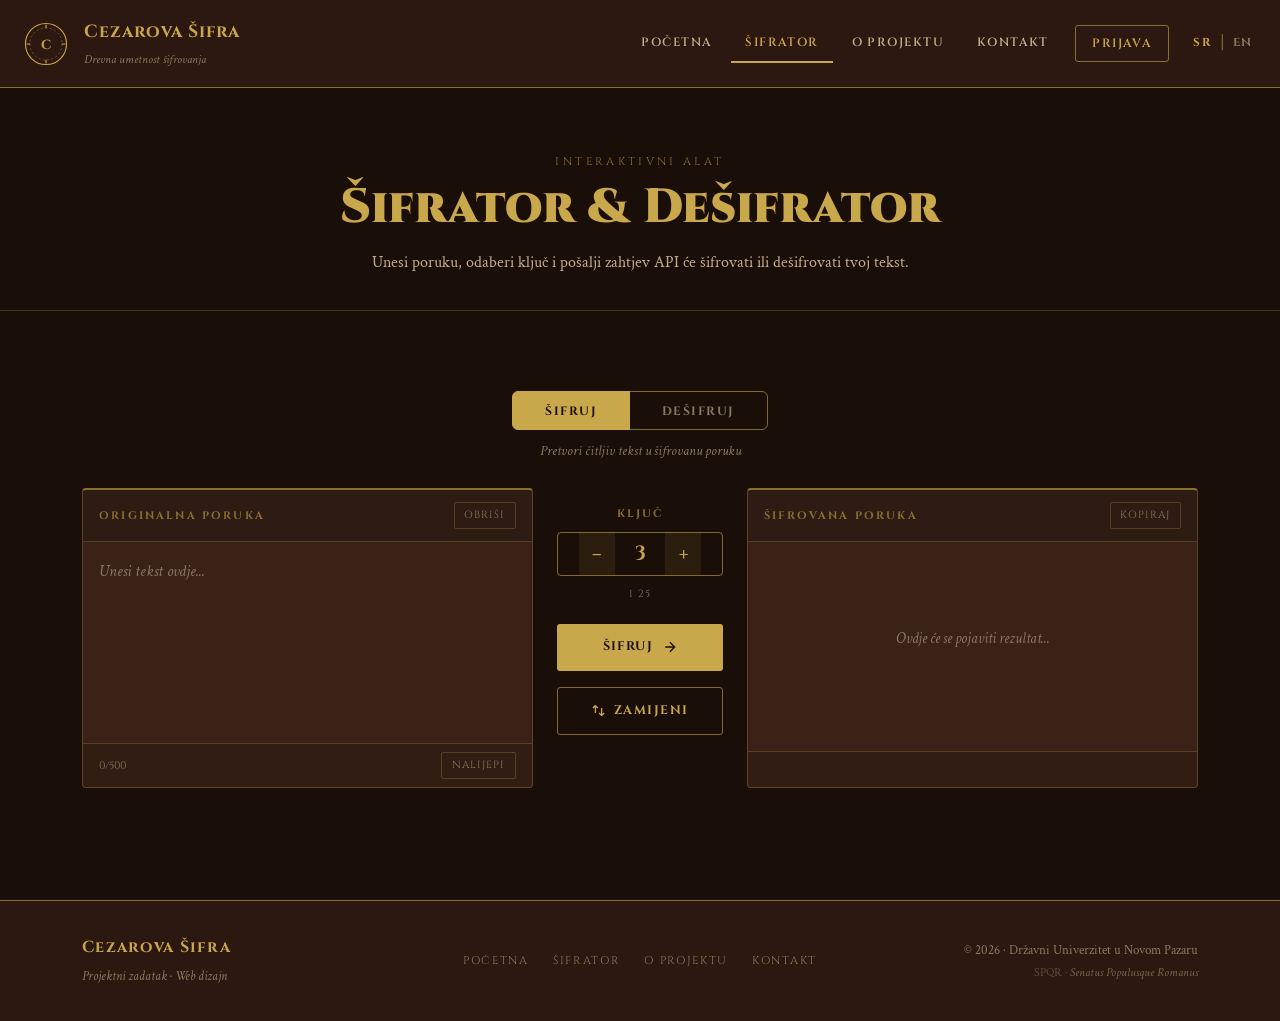
<file: cipher.html>
<!DOCTYPE html>
<html lang="sr">

<head>
    <meta charset="UTF-8">
    <meta name="viewport" content="width=device-width, initial-scale=1.0">
    <title>Šifrator | Cezarova Šifra</title>
    <link rel="preconnect" href="https://fonts.googleapis.com">
    <link
        href="https://fonts.googleapis.com/css2?family=Cinzel:wght@400;600;700;900&family=Crimson+Text:ital,wght@0,400;0,600;1,400&display=swap"
        rel="stylesheet">
    <link rel="stylesheet" href="https://cdn.jsdelivr.net/npm/bootstrap@5.3.0/dist/css/bootstrap.min.css">
    <link rel="stylesheet" href="css/style.css">
    <link rel="stylesheet" href="css/cipher.css">
    <link rel="icon" type="image/svg+xml" href="favicon.svg">
</head>

<body>

    <header class="site-header">
        <nav class="navbar navbar-expand-lg container-fluid px-4">
            <a class="navbar-brand d-flex align-items-center gap-3" href="index.html">
                <div class="logo-emblem">
                    <svg viewBox="0 0 60 60" xmlns="http://www.w3.org/2000/svg">
                        <circle cx="30" cy="30" r="28" fill="none" stroke="#C9A84C" stroke-width="1.5" />
                        <circle cx="30" cy="30" r="22" fill="none" stroke="#C9A84C" stroke-width="0.5"
                            stroke-dasharray="3,3" />
                        <text x="50%" y="54%" dominant-baseline="middle" text-anchor="middle" font-family="Cinzel"
                            font-size="18" fill="#C9A84C" font-weight="700">C</text>
                        <path d="M 30 4 L 30 8 M 30 52 L 30 56 M 4 30 L 8 30 M 52 30 L 56 30" stroke="#C9A84C"
                            stroke-width="1.5" stroke-linecap="round" />
                    </svg>
                </div>
                <div>
                    <span class="brand-main" data-i18n="brand-main">Cezarova Šifra</span>
                    <span class="brand-sub" data-i18n="brand-sub">Drevna umetnost šifrovanja</span>
                </div>
            </a>
            <button class="navbar-toggler" type="button" data-bs-toggle="collapse" data-bs-target="#mainNav">
                <span class="toggler-icon">☰</span>
            </button>
            <div class="collapse navbar-collapse justify-content-end" id="mainNav">
                <ul class="navbar-nav align-items-lg-center gap-1">
                    <li class="nav-item"><a class="nav-link" href="index.html" data-i18n="nav-home">Početna</a></li>
                    <li class="nav-item"><a class="nav-link active" href="cipher.html"
                            data-i18n="nav-cipher">Šifrator</a></li>
                    <li class="nav-item"><a class="nav-link" href="about.html" data-i18n="nav-about">O projektu</a></li>
                    <li class="nav-item"><a class="nav-link" href="contact.html" data-i18n="nav-contact">Kontakt</a>
                    </li>
                    <li class="nav-item ms-lg-2"><a class="nav-link nav-login-btn" href="login.html"
                            data-i18n="nav-login">Prijava</a></li>
                    <li class="nav-item ms-lg-3">
                        <div class="lang-toggle">
                            <button class="lang-btn active" onclick="setLanguage('sr')" id="btn-sr">SR</button>
                            <span class="lang-divider">|</span>
                            <button class="lang-btn" onclick="setLanguage('en')" id="btn-en">EN</button>
                        </div>
                    </li>
                </ul>
            </div>
        </nav>
    </header>

    <section class="page-hero text-center">
        <div class="container">
            <p class="section-eyebrow" data-i18n="cipher-eyebrow">Interaktivni alat</p>
            <h1 class="page-hero-title" data-i18n="cipher-page-title">Šifrator & Dešifrator</h1>
            <p class="page-hero-desc" data-i18n="cipher-page-desc">
                Unesi poruku, odaberi ključ i pošalji zahtjev  API će šifrovati ili dešifrovati tvoj tekst.
            </p>
        </div>
    </section>

    <section class="py-5">
        <div class="container">

            <div class="text-center mb-4">
                <div class="btn-group" role="group">
                    <button type="button" class="btn btn-mode active" id="btn-encrypt" onclick="setMode('encrypt')"
                        data-i18n="mode-encrypt">Šifruj</button>
                    <button type="button" class="btn btn-mode" id="btn-decrypt" onclick="setMode('decrypt')"
                        data-i18n="mode-decrypt">Dešifruj</button>
                </div>
                <p class="mt-2 mb-0" style="font-style: italic; color: var(--cream-muted); font-size: 0.9rem;"
                    id="modeHint" data-i18n="mode-hint-encrypt">
                    Pretvori čitljiv tekst u šifrovanu poruku
                </p>
            </div>

            <div class="row g-4 align-items-start">

                <div class="col-lg-5">
                    <div class="cipher-panel">
                        <div class="cipher-panel-header">
                            <span class="panel-label" data-i18n="panel-input-label">Originalna poruka</span>
                            <button class="btn-panel-action" onclick="clearInput()"
                                data-i18n="btn-clear">Obriši</button>
                        </div>
                        <textarea id="inputText" class="cipher-textarea" placeholder="Unesi tekst ovdje..."
                            maxlength="500" oninput="updateCharCount()"></textarea>
                        <div class="cipher-panel-footer">
                            <span
                                style="font-family: var(--font-display); font-size: 0.68rem; color: var(--cream-muted);">
                                <span id="charCount">0</span>/500
                            </span>
                            <button class="btn-panel-action" onclick="pasteFromClipboard()"
                                data-i18n="btn-paste">Nalijepi</button>
                        </div>
                    </div>
                </div>

                <div class="col-lg-2">
                    <div class="d-flex flex-column align-items-center gap-3 py-3">

                        <div class="text-center w-100">
                            <label class="field-label d-block mb-2" data-i18n="key-label">Ključ</label>
                            <div class="d-flex align-items-center justify-content-center border rounded-1"
                                style="border-color: var(--border-strong) !important; overflow: hidden;">
                                <button class="key-arrow-btn" onclick="adjustKey(-1)">−</button>
                                <input type="number" id="shiftKey" class="key-input" value="3" min="1" max="25"
                                    onchange="validateKey()" />
                                <button class="key-arrow-btn" onclick="adjustKey(1)">+</button>
                            </div>
                            <small class="text-cream-muted"
                                style="font-family: var(--font-display); font-size: 0.65rem; letter-spacing: 0.1em;">1 
                                25</small>
                        </div>

                        <button class="btn-gold w-100 justify-content-center" id="submitBtn" onclick="submitCipher()">
                            <span id="submitText" data-i18n="btn-submit">Šifruj</span>
                            <svg width="16" height="16" viewBox="0 0 24 24" fill="none" stroke="currentColor"
                                stroke-width="2">
                                <path d="M5 12h14M12 5l7 7-7 7" />
                            </svg>
                        </button>

                        <button class="btn-outline-gold w-100 justify-content-center" onclick="swapTexts()"
                            data-i18n="btn-swap">
                            <svg width="15" height="15" viewBox="0 0 24 24" fill="none" stroke="currentColor"
                                stroke-width="2">
                                <path d="M7 16V4m0 0L3 8m4-4l4 4M17 8v12m0 0l4-4m-4 4l-4-4" />
                            </svg>
                            Zamijeni
                        </button>

                    </div>
                </div>

                <div class="col-lg-5">
                    <div class="cipher-panel">
                        <div class="cipher-panel-header">
                            <span class="panel-label" id="outputLabel" data-i18n="panel-output-label">Šifrovana
                                poruka</span>
                            <button class="btn-panel-action" onclick="copyOutput()" id="copyBtn"
                                data-i18n="btn-copy">Kopiraj</button>
                        </div>

                        <div id="outputIdle" class="cipher-output-state">
                            <p style="font-style: italic; color: var(--cream-muted); font-size: 0.95rem;"
                                data-i18n="output-idle">
                                Ovdje će se pojaviti rezultat...
                            </p>
                        </div>

                        <div id="outputLoading" class="cipher-output-state d-none">
                            <div class="spinner-border spinner-border-sm me-2" style="color: var(--gold);"></div>
                            <span
                                style="font-family: var(--font-display); font-size: 0.75rem; letter-spacing: 0.15em; color: var(--gold-dim);"
                                data-i18n="output-loading">
                                Šifrovanje u toku...
                            </span>
                        </div>

                        <div id="outputResult" class="cipher-output-state d-none align-items-start">
                            <p id="resultText" class="result-text"></p>
                        </div>

                        <div id="outputError" class="cipher-output-state d-none">
                            <div class="alert-dark-custom w-100 text-center p-3 rounded">
                                <span style="color: #c0392b;">⚠</span>
                                <span id="errorMsg" class="ms-2" style="font-size: 0.85rem;"
                                    data-i18n="output-error">Greška pri slanju zahtjeva.</span>
                            </div>
                        </div>

                        <div class="cipher-panel-footer">
                            <span id="apiStatusText"
                                style="font-family: var(--font-display); font-size: 0.68rem; color: var(--cream-muted);"></span>
                        </div>
                    </div>
                </div>

            </div>
        </div>
    </section>

    <footer class="site-footer">
        <div class="container">
            <div class="row align-items-center">
                <div class="col-md-4 text-center text-md-start mb-3 mb-md-0">
                    <div class="footer-brand" data-i18n="brand-main">Cezarova Šifra</div>
                    <p class="footer-sub" data-i18n="footer-sub">Projektni zadatak · Web dizajn</p>
                </div>
                <div class="col-md-4 text-center mb-3 mb-md-0">
                    <nav class="footer-nav">
                        <a href="index.html" data-i18n="nav-home">Početna</a>
                        <a href="cipher.html" data-i18n="nav-cipher">Šifrator</a>
                        <a href="about.html" data-i18n="nav-about">O projektu</a>
                        <a href="contact.html" data-i18n="nav-contact">Kontakt</a>
                    </nav>
                </div>
                <div class="col-md-4 text-center text-md-end">
                    <p class="footer-copy" data-i18n="footer-copy">© 2026 · Državni Univerzitet u Novom Pazaru</p>
                    <p class="footer-copy" style="opacity:0.5; font-size:0.75rem;">SPQR · <em>Senatus Populusque
                            Romanus</em></p>
                </div>
            </div>
        </div>
    </footer>

    <script src="https://cdn.jsdelivr.net/npm/bootstrap@5.3.0/dist/js/bootstrap.bundle.min.js"></script>
    <script src="js/i18n.js"></script>
    <script src="js/main.js"></script>
    <script src="js/cipher.js"></script>
</body>

</html>
</file>
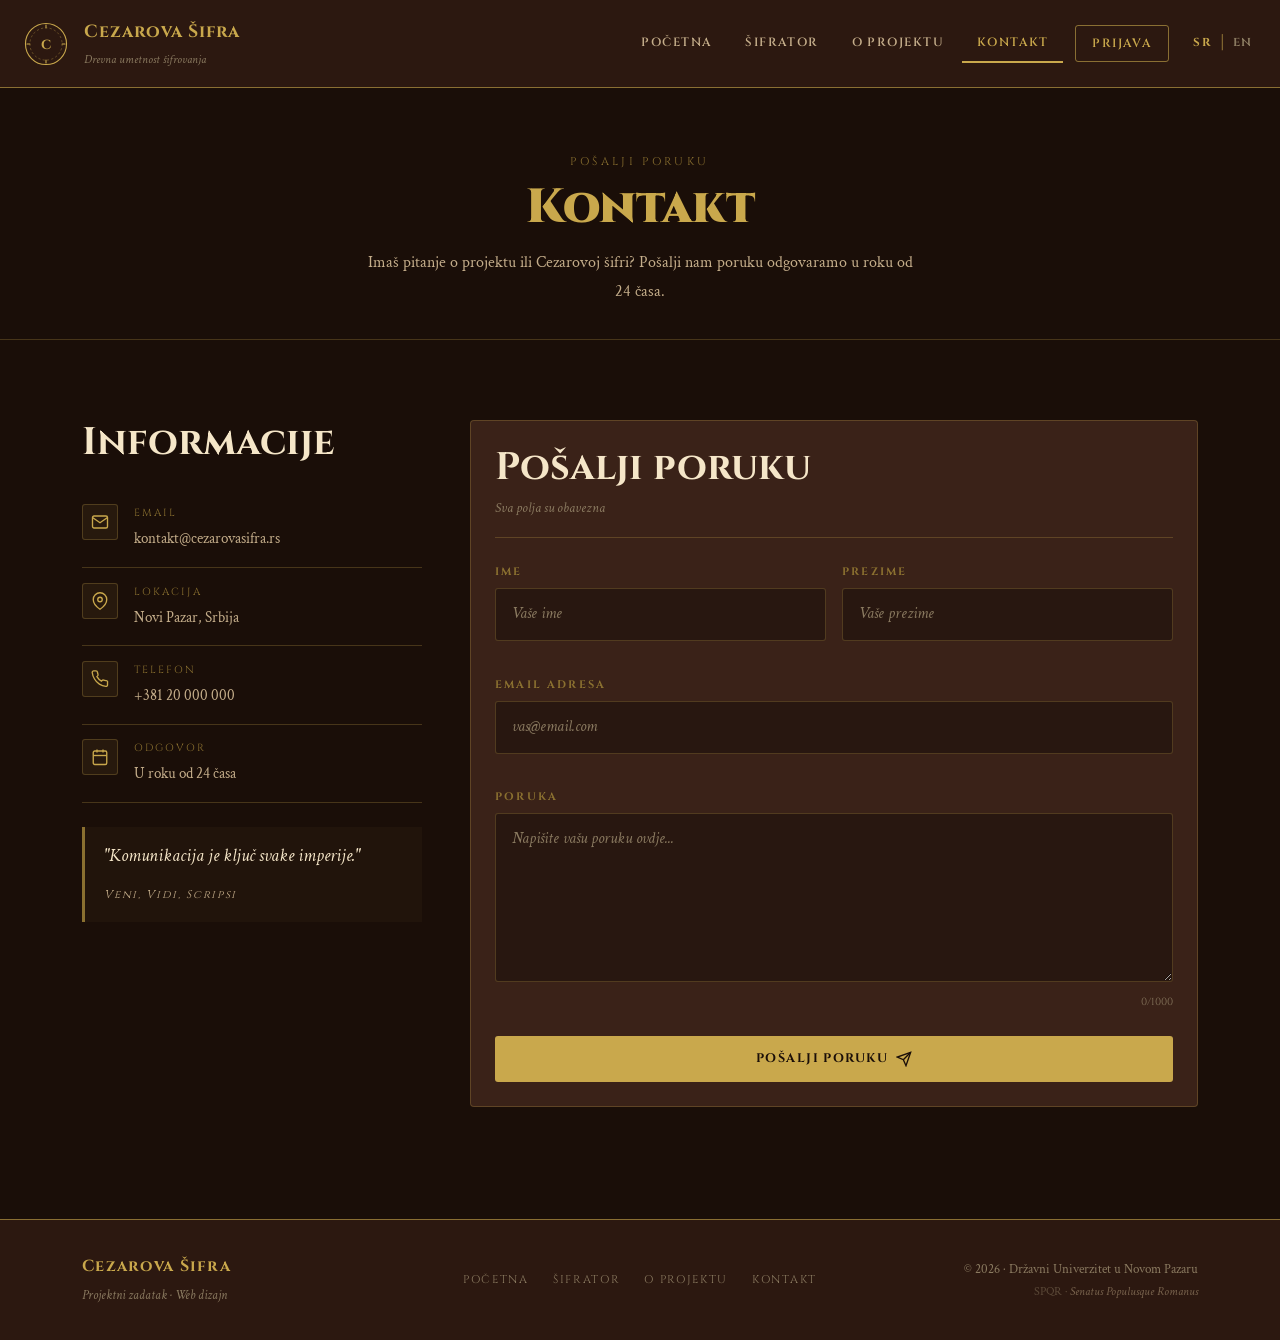
<file: contact.html>
<!DOCTYPE html>
<html lang="sr">

<head>
    <meta charset="UTF-8">
    <meta name="viewport" content="width=device-width, initial-scale=1.0">
    <title>Kontakt | Cezarova Šifra</title>
    <link rel="preconnect" href="https://fonts.googleapis.com">
    <link
        href="https://fonts.googleapis.com/css2?family=Cinzel:wght@400;600;700;900&family=Crimson+Text:ital,wght@0,400;0,600;1,400&display=swap"
        rel="stylesheet">
    <link rel="stylesheet" href="https://cdn.jsdelivr.net/npm/bootstrap@5.3.0/dist/css/bootstrap.min.css">
    <link rel="stylesheet" href="css/style.css">
    <link rel="stylesheet" href="css/contact.css">
    <link rel="icon" type="image/svg+xml" href="favicon.svg">
</head>

<body>

    <header class="site-header">
        <nav class="navbar navbar-expand-lg container-fluid px-4">
            <a class="navbar-brand d-flex align-items-center gap-3" href="index.html">
                <div class="logo-emblem">
                    <svg viewBox="0 0 60 60" xmlns="http://www.w3.org/2000/svg">
                        <circle cx="30" cy="30" r="28" fill="none" stroke="#C9A84C" stroke-width="1.5" />
                        <circle cx="30" cy="30" r="22" fill="none" stroke="#C9A84C" stroke-width="0.5"
                            stroke-dasharray="3,3" />
                        <text x="50%" y="54%" dominant-baseline="middle" text-anchor="middle" font-family="Cinzel"
                            font-size="18" fill="#C9A84C" font-weight="700">C</text>
                        <path d="M 30 4 L 30 8 M 30 52 L 30 56 M 4 30 L 8 30 M 52 30 L 56 30" stroke="#C9A84C"
                            stroke-width="1.5" stroke-linecap="round" />
                    </svg>
                </div>
                <div>
                    <span class="brand-main" data-i18n="brand-main">Cezarova Šifra</span>
                    <span class="brand-sub" data-i18n="brand-sub">Drevna umetnost šifrovanja</span>
                </div>
            </a>
            <button class="navbar-toggler" type="button" data-bs-toggle="collapse" data-bs-target="#mainNav">
                <span class="toggler-icon">☰</span>
            </button>
            <div class="collapse navbar-collapse justify-content-end" id="mainNav">
                <ul class="navbar-nav align-items-lg-center gap-1">
                    <li class="nav-item"><a class="nav-link" href="index.html" data-i18n="nav-home">Početna</a></li>
                    <li class="nav-item"><a class="nav-link" href="cipher.html" data-i18n="nav-cipher">Šifrator</a></li>
                    <li class="nav-item"><a class="nav-link" href="about.html" data-i18n="nav-about">O projektu</a></li>
                    <li class="nav-item"><a class="nav-link active" href="contact.html"
                            data-i18n="nav-contact">Kontakt</a></li>
                    <li class="nav-item ms-lg-2"><a class="nav-link nav-login-btn" href="login.html"
                            data-i18n="nav-login">Prijava</a></li>
                    <li class="nav-item ms-lg-3">
                        <div class="lang-toggle">
                            <button class="lang-btn active" onclick="setLanguage('sr')" id="btn-sr">SR</button>
                            <span class="lang-divider">|</span>
                            <button class="lang-btn" onclick="setLanguage('en')" id="btn-en">EN</button>
                        </div>
                    </li>
                </ul>
            </div>
        </nav>
    </header>

    <section class="page-hero text-center">
        <div class="container">
            <p class="section-eyebrow" data-i18n="contact-eyebrow">Pošalji poruku</p>
            <h1 class="page-hero-title" data-i18n="contact-page-title">Kontakt</h1>
            <p class="page-hero-desc" data-i18n="contact-page-desc">
                Imaš pitanje o projektu ili Cezarovoj šifri? Pošalji nam poruku  odgovaramo u roku od 24 časa.
            </p>
        </div>
    </section>

    <section class="py-5 mb-4">
        <div class="container">
            <div class="row g-5">

                <div class="col-lg-4">
                    <h2 class="section-title mb-4" data-i18n="contact-info-title">Informacije</h2>

                    <div class="info-item">
                        <div class="info-icon-box">
                            <svg width="18" height="18" viewBox="0 0 24 24" fill="none" stroke="currentColor"
                                stroke-width="1.8">
                                <path d="M4 4h16c1.1 0 2 .9 2 2v12c0 1.1-.9 2-2 2H4c-1.1 0-2-.9-2-2V6c0-1.1.9-2 2-2z" />
                                <polyline points="22,6 12,13 2,6" />
                            </svg>
                        </div>
                        <div>
                            <span class="info-label" data-i18n="info-email-label">Email</span>
                            <span class="info-value">kontakt@cezarovasifra.rs</span>
                        </div>
                    </div>

                    <div class="info-item">
                        <div class="info-icon-box">
                            <svg width="18" height="18" viewBox="0 0 24 24" fill="none" stroke="currentColor"
                                stroke-width="1.8">
                                <path d="M21 10c0 7-9 13-9 13s-9-6-9-13a9 9 0 0 1 18 0z" />
                                <circle cx="12" cy="10" r="3" />
                            </svg>
                        </div>
                        <div>
                            <span class="info-label" data-i18n="info-location-label">Lokacija</span>
                            <span class="info-value" data-i18n="info-location-value">Novi Pazar, Srbija</span>
                        </div>
                    </div>

                    <div class="info-item">
                        <div class="info-icon-box">
                            <svg width="18" height="18" viewBox="0 0 24 24" fill="none" stroke="currentColor"
                                stroke-width="1.8">
                                <path
                                    d="M22 16.92v3a2 2 0 0 1-2.18 2 19.79 19.79 0 0 1-8.63-3.07A19.5 19.5 0 0 1 4.69 12a19.79 19.79 0 0 1-3.07-8.67A2 2 0 0 1 3.6 1.18h3a2 2 0 0 1 2 1.72c.127.96.361 1.903.7 2.81a2 2 0 0 1-.45 2.11L7.91 8.82a16 16 0 0 0 6 6l.91-.91a2 2 0 0 1 2.11-.45c.907.339 1.85.573 2.81.7A2 2 0 0 1 22 16.92z" />
                            </svg>
                        </div>
                        <div>
                            <span class="info-label" data-i18n="info-phone-label">Telefon</span>
                            <span class="info-value">+381 20 000 000</span>
                        </div>
                    </div>

                    <div class="info-item">
                        <div class="info-icon-box">
                            <svg width="18" height="18" viewBox="0 0 24 24" fill="none" stroke="currentColor"
                                stroke-width="1.8">
                                <rect x="3" y="4" width="18" height="18" rx="2" ry="2" />
                                <line x1="16" y1="2" x2="16" y2="6" />
                                <line x1="8" y1="2" x2="8" y2="6" />
                                <line x1="3" y1="10" x2="21" y2="10" />
                            </svg>
                        </div>
                        <div>
                            <span class="info-label" data-i18n="info-response-label">Odgovor</span>
                            <span class="info-value" data-i18n="info-response-value">U roku od 24 časa</span>
                        </div>
                    </div>

                    <div class="quote-block mt-4">
                        <p data-i18n="contact-quote">"Komunikacija je ključ svake imperije."</p>
                        <cite> <em>Veni, Vidi, Scripsi</em></cite>
                    </div>
                </div>

                <div class="col-lg-8">
                    <div class="card-dark p-4">

                        <div class="mb-4 pb-3 border-bottom" style="border-color: var(--border) !important;">
                            <h2 class="section-title mb-1" data-i18n="form-title">Pošalji poruku</h2>
                            <p class="mb-0" style="font-style: italic; color: var(--cream-muted); font-size: 0.9rem;"
                                data-i18n="form-subtitle">Sva polja su obavezna</p>
                        </div>

                        <div id="contactForm">

                            <div class="row g-3 mb-3">
                                <div class="col-sm-6">
                                    <div id="fg-name" class="position-relative">
                                        <label class="field-label" for="contactName" data-i18n="field-name">Ime</label>
                                        <input type="text" id="contactName" class="form-control-dark w-100"
                                            placeholder="Vaše ime"
                                            oninput="liveValidate('contactName', 'fg-name', 'name')"
                                            onfocus="setFocused('fg-name')"
                                            onblur="setBlurred('fg-name', 'contactName', 'name')" />
                                        <div class="field-tooltip"><strong class="field-tooltip-title"></strong><p class="field-tooltip-body mb-0"></p></div>
                                        <div class="contact-feedback" id="fb-name"></div>
                                    </div>
                                </div>
                                <div class="col-sm-6">
                                    <div id="fg-surname" class="position-relative">
                                        <label class="field-label" for="contactSurname"
                                            data-i18n="field-surname">Prezime</label>
                                        <input type="text" id="contactSurname" class="form-control-dark w-100"
                                            placeholder="Vaše prezime"
                                            oninput="liveValidate('contactSurname', 'fg-surname', 'name')"
                                            onfocus="setFocused('fg-surname')"
                                            onblur="setBlurred('fg-surname', 'contactSurname', 'name')" />
                                        <div class="field-tooltip"><strong class="field-tooltip-title"></strong><p class="field-tooltip-body mb-0"></p></div>
                                        <div class="contact-feedback" id="fb-surname"></div>
                                    </div>
                                </div>
                            </div>

                            <div class="mb-3 position-relative" id="fg-email">
                                <label class="field-label" for="contactEmail" data-i18n="field-email">Email
                                    adresa</label>
                                <input type="email" id="contactEmail" class="form-control-dark w-100"
                                    placeholder="vas@email.com"
                                    oninput="liveValidate('contactEmail', 'fg-email', 'email')"
                                    onfocus="setFocused('fg-email')"
                                    onblur="setBlurred('fg-email', 'contactEmail', 'email')" />
                                <div class="field-tooltip"><strong class="field-tooltip-title"></strong><p class="field-tooltip-body mb-0"></p></div>
                                <div class="contact-feedback" id="fb-email"></div>
                            </div>

                            <div class="mb-4 position-relative" id="fg-message">
                                <label class="field-label" for="contactMessage" data-i18n="field-message">Poruka</label>
                                <textarea id="contactMessage" class="form-control-dark w-100"
                                    placeholder="Napišite vašu poruku ovdje..." rows="5" maxlength="1000"
                                    style="resize: vertical;"
                                    oninput="liveValidate('contactMessage', 'fg-message', 'message'); updateMsgCount()"
                                    onfocus="setFocused('fg-message')"
                                    onblur="setBlurred('fg-message', 'contactMessage', 'message')"></textarea>
                                <div class="field-tooltip"><strong class="field-tooltip-title"></strong><p class="field-tooltip-body mb-0"></p></div>
                                <div class="d-flex justify-content-between align-items-start">
                                    <div class="contact-feedback" id="fb-message"></div>
                                    <small
                                        style="font-family: var(--font-display); font-size: 0.65rem; color: var(--cream-muted);">
                                        <span id="msgCount">0</span>/1000
                                    </small>
                                </div>
                            </div>

                            <button class="btn-gold w-100 justify-content-center" onclick="submitContact()">
                                <span data-i18n="btn-contact-submit">Pošalji poruku</span>
                                <svg width="16" height="16" viewBox="0 0 24 24" fill="none" stroke="currentColor"
                                    stroke-width="2">
                                    <line x1="22" y1="2" x2="11" y2="13" />
                                    <polygon points="22 2 15 22 11 13 2 9 22 2" />
                                </svg>
                            </button>

                        </div>
                    </div>
                </div>

            </div>
        </div>
    </section>

    <footer class="site-footer">
        <div class="container">
            <div class="row align-items-center">
                <div class="col-md-4 text-center text-md-start mb-3 mb-md-0">
                    <div class="footer-brand" data-i18n="brand-main">Cezarova Šifra</div>
                    <p class="footer-sub" data-i18n="footer-sub">Projektni zadatak · Web dizajn</p>
                </div>
                <div class="col-md-4 text-center mb-3 mb-md-0">
                    <nav class="footer-nav">
                        <a href="index.html" data-i18n="nav-home">Početna</a>
                        <a href="cipher.html" data-i18n="nav-cipher">Šifrator</a>
                        <a href="about.html" data-i18n="nav-about">O projektu</a>
                        <a href="contact.html" data-i18n="nav-contact">Kontakt</a>
                    </nav>
                </div>
                <div class="col-md-4 text-center text-md-end">
                    <p class="footer-copy" data-i18n="footer-copy">© 2026 · Državni Univerzitet u Novom Pazaru</p>
                    <p class="footer-copy" style="opacity:0.5; font-size:0.75rem;">SPQR · <em>Senatus Populusque
                            Romanus</em></p>
                </div>
            </div>
        </div>
    </footer>

    <script src="https://cdn.jsdelivr.net/npm/bootstrap@5.3.0/dist/js/bootstrap.bundle.min.js"></script>
    <script src="js/i18n.js"></script>
    <script src="js/main.js"></script>
    <script src="js/contacts.js"></script>
</body>

</html>
</file>
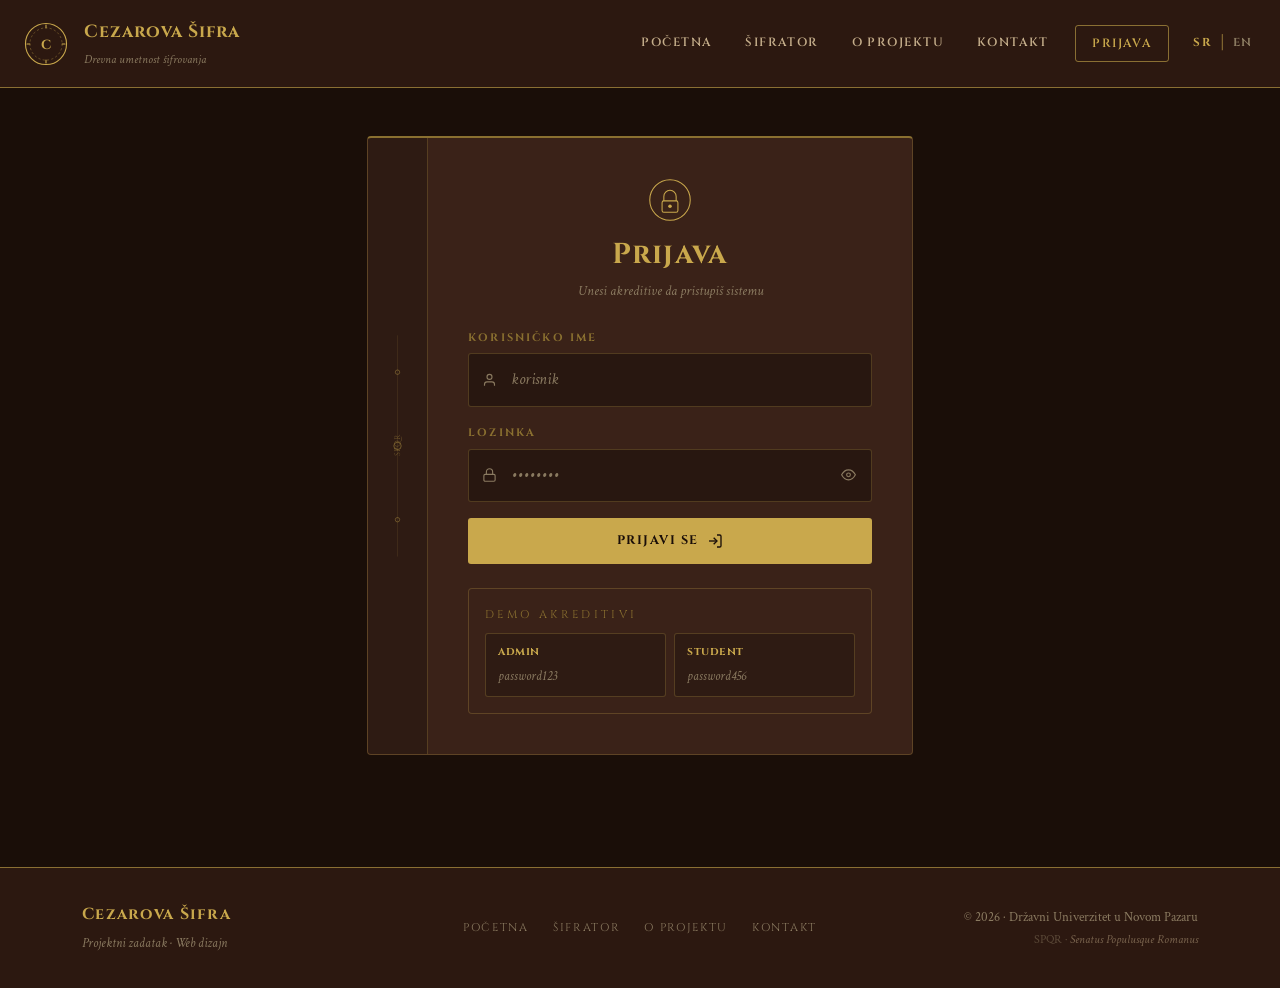
<file: login.html>
<!DOCTYPE html>
<html lang="sr">

<head>
    <meta charset="UTF-8">
    <meta name="viewport" content="width=device-width, initial-scale=1.0">
    <title>Prijava | Cezarova Šifra</title>
    <link rel="preconnect" href="https://fonts.googleapis.com">
    <link
        href="https://fonts.googleapis.com/css2?family=Cinzel:wght@400;600;700;900&family=Crimson+Text:ital,wght@0,400;0,600;1,400&display=swap"
        rel="stylesheet">
    <link rel="stylesheet" href="https://cdn.jsdelivr.net/npm/bootstrap@5.3.0/dist/css/bootstrap.min.css">
    <link rel="stylesheet" href="css/style.css">
    <link rel="stylesheet" href="css/login.css">
    <link rel="icon" type="image/svg+xml" href="favicon.svg">
</head>

<body>

    <header class="site-header">
        <nav class="navbar navbar-expand-lg container-fluid px-4">
            <a class="navbar-brand d-flex align-items-center gap-3" href="index.html">
                <div class="logo-emblem">
                    <svg viewBox="0 0 60 60" xmlns="http://www.w3.org/2000/svg">
                        <circle cx="30" cy="30" r="28" fill="none" stroke="#C9A84C" stroke-width="1.5" />
                        <circle cx="30" cy="30" r="22" fill="none" stroke="#C9A84C" stroke-width="0.5"
                            stroke-dasharray="3,3" />
                        <text x="50%" y="54%" dominant-baseline="middle" text-anchor="middle" font-family="Cinzel"
                            font-size="18" fill="#C9A84C" font-weight="700">C</text>
                        <path d="M 30 4 L 30 8 M 30 52 L 30 56 M 4 30 L 8 30 M 52 30 L 56 30" stroke="#C9A84C"
                            stroke-width="1.5" stroke-linecap="round" />
                    </svg>
                </div>
                <div>
                    <span class="brand-main" data-i18n="brand-main">Cezarova Šifra</span>
                    <span class="brand-sub" data-i18n="brand-sub">Drevna umetnost šifrovanja</span>
                </div>
            </a>
            <button class="navbar-toggler" type="button" data-bs-toggle="collapse" data-bs-target="#mainNav">
                <span class="toggler-icon">☰</span>
            </button>
            <div class="collapse navbar-collapse justify-content-end" id="mainNav">
                <ul class="navbar-nav align-items-lg-center gap-1">
                    <li class="nav-item"><a class="nav-link" href="index.html" data-i18n="nav-home">Početna</a></li>
                    <li class="nav-item"><a class="nav-link" href="cipher.html" data-i18n="nav-cipher">Šifrator</a></li>
                    <li class="nav-item"><a class="nav-link" href="about.html" data-i18n="nav-about">O projektu</a></li>
                    <li class="nav-item"><a class="nav-link" href="contact.html" data-i18n="nav-contact">Kontakt</a>
                    </li>
                    <li class="nav-item ms-lg-2"><a class="nav-link nav-login-btn active" href="login.html"
                            data-i18n="nav-login">Prijava</a></li>
                    <li class="nav-item ms-lg-3">
                        <div class="lang-toggle">
                            <button class="lang-btn active" onclick="setLanguage('sr')" id="btn-sr">SR</button>
                            <span class="lang-divider">|</span>
                            <button class="lang-btn" onclick="setLanguage('en')" id="btn-en">EN</button>
                        </div>
                    </li>
                </ul>
            </div>
        </nav>
    </header>

    <main class="login-main">
        <div class="container">
            <div class="row justify-content-center">
                <div class="col-md-10 col-lg-8 col-xl-6">

                    <div class="login-card">

                        <div class="login-deco-strip d-none d-md-flex">
                            <svg viewBox="0 0 80 300" xmlns="http://www.w3.org/2000/svg"
                                style="width:100%; height:100%;">
                                <line x1="40" y1="0" x2="40" y2="300" stroke="#C9A84C" stroke-width="0.5"
                                    opacity="0.3" />
                                <circle cx="40" cy="50" r="3" fill="none" stroke="#C9A84C" stroke-width="1"
                                    opacity="0.5" />
                                <circle cx="40" cy="150" r="5" fill="none" stroke="#C9A84C" stroke-width="1"
                                    opacity="0.6" />
                                <circle cx="40" cy="250" r="3" fill="none" stroke="#C9A84C" stroke-width="1"
                                    opacity="0.5" />
                                <text x="50%" y="50%" dominant-baseline="middle" text-anchor="middle"
                                    font-family="Cinzel" font-size="11" fill="#C9A84C" opacity="0.4"
                                    transform="rotate(-90, 40, 150)">SPQR</text>
                            </svg>
                        </div>

                        <div class="login-form-panel">

                            <div class="text-center mb-4">
                                <svg width="44" height="44" viewBox="0 0 50 50" xmlns="http://www.w3.org/2000/svg"
                                    class="mb-3">
                                    <circle cx="25" cy="25" r="23" fill="none" stroke="#C9A84C" stroke-width="1.2" />
                                    <rect x="16" y="26" width="18" height="13" rx="2" fill="none" stroke="#C9A84C"
                                        stroke-width="1.2" />
                                    <path d="M18 26 v-5 a7 7 0 0 1 14 0 v5" fill="none" stroke="#C9A84C"
                                        stroke-width="1.2" />
                                    <circle cx="25" cy="32" r="2" fill="#C9A84C" />
                                </svg>
                                <h1 class="login-title" data-i18n="login-title">Prijava</h1>
                                <p class="login-subtitle" data-i18n="login-subtitle">Unesi akreditive da pristupiš
                                    sistemu</p>
                            </div>

                            <div id="loginForm">

                                <div class="mb-3" id="fg-username">
                                    <label class="field-label" for="username"
                                        data-i18n="login-username-label">Korisničko ime</label>
                                    <div class="position-relative">
                                        <span class="input-icon">
                                            <svg width="15" height="15" viewBox="0 0 24 24" fill="none"
                                                stroke="currentColor" stroke-width="1.8">
                                                <path d="M20 21v-2a4 4 0 0 0-4-4H8a4 4 0 0 0-4 4v2" />
                                                <circle cx="12" cy="7" r="4" />
                                            </svg>
                                        </span>
                                        <input type="text" id="username" class="form-control-dark with-icon"
                                            placeholder="korisnik" autocomplete="username"
                                            oninput="clearFieldError('fg-username')" />
                                    </div>
                                    <div class="invalid-feedback-dark" id="err-username" data-i18n="err-username-empty">
                                        Korisničko ime je obavezno.
                                    </div>
                                </div>

                                <div class="mb-3" id="fg-password">
                                    <label class="field-label" for="password"
                                        data-i18n="login-password-label">Lozinka</label>
                                    <div class="position-relative">
                                        <span class="input-icon">
                                            <svg width="15" height="15" viewBox="0 0 24 24" fill="none"
                                                stroke="currentColor" stroke-width="1.8">
                                                <rect x="3" y="11" width="18" height="11" rx="2" ry="2" />
                                                <path d="M7 11V7a5 5 0 0 1 10 0v4" />
                                            </svg>
                                        </span>
                                        <input type="password" id="password"
                                            class="form-control-dark with-icon with-icon-right" placeholder="••••••••"
                                            autocomplete="current-password" oninput="clearFieldError('fg-password')"
                                            onkeydown="if(event.key==='Enter') handleLogin()" />
                                        <button class="toggle-password-btn" type="button" onclick="togglePassword()">
                                            <svg id="eye-icon" width="15" height="15" viewBox="0 0 24 24" fill="none"
                                                stroke="currentColor" stroke-width="1.8">
                                                <path d="M1 12s4-8 11-8 11 8 11 8-4 8-11 8-11-8-11-8z" />
                                                <circle cx="12" cy="12" r="3" />
                                            </svg>
                                        </button>
                                    </div>
                                    <div class="invalid-feedback-dark" id="err-password" data-i18n="err-password-empty">
                                        Lozinka je obavezna.
                                    </div>
                                </div>

                                <div class="alert-dark-custom mb-3 p-3 rounded d-none" id="loginErrorGlobal">
                                    <span style="color: #c0392b;">⚠</span>
                                    <span class="ms-2" id="errorGlobalText" style="font-size: 0.85rem;"
                                        data-i18n="err-credentials">
                                        Pogrešno korisničko ime ili lozinka.
                                    </span>
                                </div>

                                <div class="d-none d-flex align-items-center justify-content-center gap-2 mb-3"
                                    id="loginLoading">
                                    <div class="spinner-border spinner-border-sm" style="color: var(--gold);"></div>
                                    <span
                                        style="font-family: var(--font-display); font-size: 0.72rem; letter-spacing: 0.15em; color: var(--gold-dim);"
                                        data-i18n="login-verifying">
                                        Provjera akreditiva...
                                    </span>
                                </div>

                                <button class="btn-gold w-100 justify-content-center mb-4" id="loginSubmitBtn"
                                    onclick="handleLogin()">
                                    <span data-i18n="login-btn">Prijavi se</span>
                                    <svg width="16" height="16" viewBox="0 0 24 24" fill="none" stroke="currentColor"
                                        stroke-width="2">
                                        <path d="M15 3h4a2 2 0 0 1 2 2v14a2 2 0 0 1-2 2h-4" />
                                        <polyline points="10 17 15 12 10 7" />
                                        <line x1="15" y1="12" x2="3" y2="12" />
                                    </svg>
                                </button>

                                <div class="card-dark p-3">
                                    <p class="section-eyebrow mb-2" data-i18n="demo-hint-label">Demo akreditivi</p>
                                    <div class="row g-2">
                                        <div class="col-6">
                                            <div class="demo-cred-card" onclick="fillDemo('admin', 'password123')">
                                                <span class="demo-cred-name">admin</span>
                                                <span class="demo-cred-pass">password123</span>
                                            </div>
                                        </div>
                                        <div class="col-6">
                                            <div class="demo-cred-card" onclick="fillDemo('student', 'password456')">
                                                <span class="demo-cred-name">student</span>
                                                <span class="demo-cred-pass">password456</span>
                                            </div>
                                        </div>
                                    </div>
                                </div>

                            </div>

                            <div id="loginSuccess" class="text-center d-none py-3">
                                <svg width="56" height="56" viewBox="0 0 24 24" fill="none" stroke="#C9A84C"
                                    stroke-width="1.5" class="mb-3">
                                    <path d="M22 11.08V12a10 10 0 1 1-5.93-9.14" />
                                    <polyline points="22 4 12 14.01 9 11.01" />
                                </svg>
                                <h2 class="login-title" data-i18n="login-success-title">Dobrodošli!</h2>
                                <p id="successMsg" class="body-text mt-2"></p>
                                <a href="cipher.html" class="btn-gold mt-2" data-i18n="login-success-cta">
                                    Idi na Šifrator
                                    <svg width="16" height="16" viewBox="0 0 24 24" fill="none" stroke="currentColor"
                                        stroke-width="2">
                                        <path d="M5 12h14M12 5l7 7-7 7" />
                                    </svg>
                                </a>
                            </div>

                        </div>

                    </div>
                </div>
            </div>
        </div>
    </main>

    <footer class="site-footer">
        <div class="container">
            <div class="row align-items-center">
                <div class="col-md-4 text-center text-md-start mb-3 mb-md-0">
                    <div class="footer-brand" data-i18n="brand-main">Cezarova Šifra</div>
                    <p class="footer-sub" data-i18n="footer-sub">Projektni zadatak · Web dizajn</p>
                </div>
                <div class="col-md-4 text-center mb-3 mb-md-0">
                    <nav class="footer-nav">
                        <a href="index.html" data-i18n="nav-home">Početna</a>
                        <a href="cipher.html" data-i18n="nav-cipher">Šifrator</a>
                        <a href="about.html" data-i18n="nav-about">O projektu</a>
                        <a href="contact.html" data-i18n="nav-contact">Kontakt</a>
                    </nav>
                </div>
                <div class="col-md-4 text-center text-md-end">
                    <p class="footer-copy" data-i18n="footer-copy">© 2026 · Državni Univerzitet u Novom Pazaru</p>
                    <p class="footer-copy" style="opacity:0.5; font-size:0.75rem;">SPQR · <em>Senatus Populusque
                            Romanus</em></p>
                </div>
            </div>
        </div>
    </footer>

    <script src="https://cdn.jsdelivr.net/npm/bootstrap@5.3.0/dist/js/bootstrap.bundle.min.js"></script>
    <script src="js/i18n.js"></script>
    <script src="js/main.js"></script>
    <script src="js/login.js"></script>
</body>

</html>
</file>
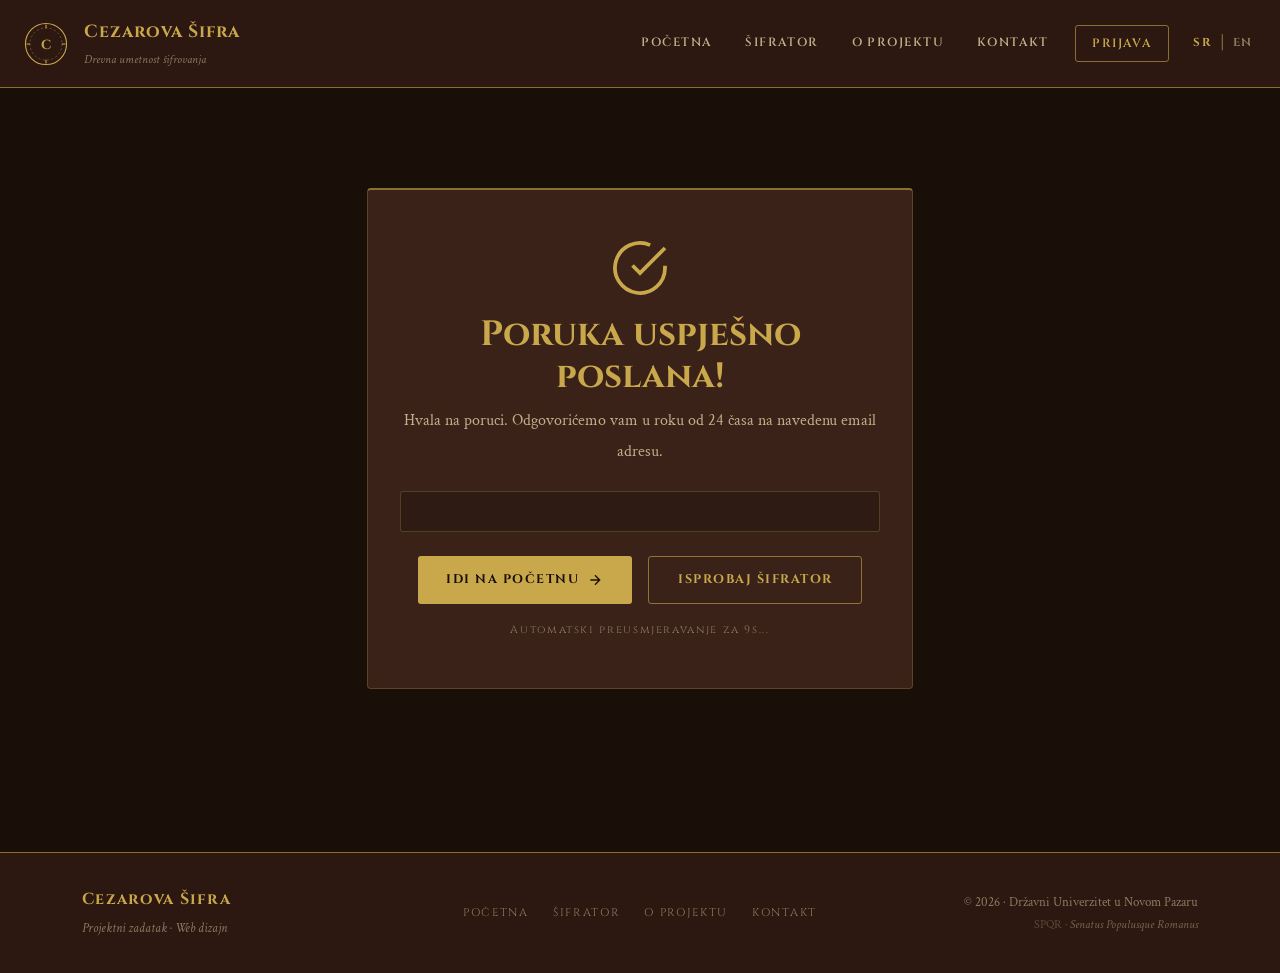
<file: success.html>
<!DOCTYPE html>
<html lang="sr">

<head>
    <meta charset="UTF-8">
    <meta name="viewport" content="width=device-width, initial-scale=1.0">
    <title>Poruka poslana | Cezarova Šifra</title>
    <link rel="preconnect" href="https://fonts.googleapis.com">
    <link
        href="https://fonts.googleapis.com/css2?family=Cinzel:wght@400;600;700;900&family=Crimson+Text:ital,wght@0,400;0,600;1,400&display=swap"
        rel="stylesheet">
    <link rel="stylesheet" href="https://cdn.jsdelivr.net/npm/bootstrap@5.3.0/dist/css/bootstrap.min.css">
    <link rel="stylesheet" href="css/style.css">
    <link rel="stylesheet" href="css/contact.css">
    <link rel="icon" type="image/svg+xml" href="favicon.svg">
</head>

<body>

    <header class="site-header">
        <nav class="navbar navbar-expand-lg container-fluid px-4">
            <a class="navbar-brand d-flex align-items-center gap-3" href="index.html">
                <div class="logo-emblem">
                    <svg viewBox="0 0 60 60" xmlns="http://www.w3.org/2000/svg">
                        <circle cx="30" cy="30" r="28" fill="none" stroke="#C9A84C" stroke-width="1.5" />
                        <circle cx="30" cy="30" r="22" fill="none" stroke="#C9A84C" stroke-width="0.5"
                            stroke-dasharray="3,3" />
                        <text x="50%" y="54%" dominant-baseline="middle" text-anchor="middle" font-family="Cinzel"
                            font-size="18" fill="#C9A84C" font-weight="700">C</text>
                        <path d="M 30 4 L 30 8 M 30 52 L 30 56 M 4 30 L 8 30 M 52 30 L 56 30" stroke="#C9A84C"
                            stroke-width="1.5" stroke-linecap="round" />
                    </svg>
                </div>
                <div>
                    <span class="brand-main" data-i18n="brand-main">Cezarova Šifra</span>
                    <span class="brand-sub" data-i18n="brand-sub">Drevna umetnost šifrovanja</span>
                </div>
            </a>
            <button class="navbar-toggler" type="button" data-bs-toggle="collapse" data-bs-target="#mainNav">
                <span class="toggler-icon">☰</span>
            </button>
            <div class="collapse navbar-collapse justify-content-end" id="mainNav">
                <ul class="navbar-nav align-items-lg-center gap-1">
                    <li class="nav-item"><a class="nav-link" href="index.html" data-i18n="nav-home">Početna</a></li>
                    <li class="nav-item"><a class="nav-link" href="cipher.html" data-i18n="nav-cipher">Šifrator</a></li>
                    <li class="nav-item"><a class="nav-link" href="about.html" data-i18n="nav-about">O projektu</a></li>
                    <li class="nav-item"><a class="nav-link active" href="contact.html"
                            data-i18n="nav-contact">Kontakt</a></li>
                    <li class="nav-item ms-lg-2"><a class="nav-link nav-login-btn" href="login.html"
                            data-i18n="nav-login">Prijava</a></li>
                    <li class="nav-item ms-lg-3">
                        <div class="lang-toggle">
                            <button class="lang-btn active" onclick="setLanguage('sr')" id="btn-sr">SR</button>
                            <span class="lang-divider">|</span>
                            <button class="lang-btn" onclick="setLanguage('en')" id="btn-en">EN</button>
                        </div>
                    </li>
                </ul>
            </div>
        </nav>
    </header>

    <main class="success-main">
        <div class="container">
            <div class="row justify-content-center">
                <div class="col-md-8 col-lg-6">
                    <div class="success-card">

                        <svg width="60" height="60" viewBox="0 0 24 24" fill="none" stroke="#C9A84C" stroke-width="1.5"
                            class="mb-3">
                            <path d="M22 11.08V12a10 10 0 1 1-5.93-9.14" />
                            <polyline points="22 4 12 14.01 9 11.01" />
                        </svg>

                        <h1 class="success-title" data-i18n="success-title">Poruka uspješno poslana!</h1>
                        <p class="body-text mt-2" data-i18n="success-msg">
                            Hvala na poruci. Odgovorićemo vam u roku od 24 časa na navedenu email adresu.
                        </p>

                        <div class="summary-box" id="successSummary">
                            <div class="summary-row" id="summaryName"></div>
                            <div class="summary-row" id="summaryEmail"></div>
                            <div class="summary-row" id="summaryMsg"></div>
                        </div>

                        <div class="d-flex gap-3 justify-content-center flex-wrap">
                            <a href="index.html" class="btn-gold" data-i18n="success-home-btn">
                                Idi na početnu
                                <svg width="16" height="16" viewBox="0 0 24 24" fill="none" stroke="currentColor"
                                    stroke-width="2">
                                    <path d="M5 12h14M12 5l7 7-7 7" />
                                </svg>
                            </a>
                            <a href="cipher.html" class="btn-outline-gold" data-i18n="success-cipher-btn">
                                Isprobaj šifrator
                            </a>
                        </div>

                        <p class="redirect-countdown" id="redirectCountdown"></p>

                    </div>
                </div>
            </div>
        </div>
    </main>

    <footer class="site-footer">
        <div class="container">
            <div class="row align-items-center">
                <div class="col-md-4 text-center text-md-start mb-3 mb-md-0">
                    <div class="footer-brand" data-i18n="brand-main">Cezarova Šifra</div>
                    <p class="footer-sub" data-i18n="footer-sub">Projektni zadatak · Web dizajn</p>
                </div>
                <div class="col-md-4 text-center mb-3 mb-md-0">
                    <nav class="footer-nav">
                        <a href="index.html" data-i18n="nav-home">Početna</a>
                        <a href="cipher.html" data-i18n="nav-cipher">Šifrator</a>
                        <a href="about.html" data-i18n="nav-about">O projektu</a>
                        <a href="contact.html" data-i18n="nav-contact">Kontakt</a>
                    </nav>
                </div>
                <div class="col-md-4 text-center text-md-end">
                    <p class="footer-copy" data-i18n="footer-copy">© 2026 · Državni Univerzitet u Novom Pazaru</p>
                    <p class="footer-copy" style="opacity:0.5; font-size:0.75rem;">SPQR · <em>Senatus Populusque
                            Romanus</em></p>
                </div>
            </div>
        </div>
    </footer>

    <script src="https://cdn.jsdelivr.net/npm/bootstrap@5.3.0/dist/js/bootstrap.bundle.min.js"></script>
    <script src="js/i18n.js"></script>
    <script src="js/main.js"></script>
    <script>
        document.addEventListener('DOMContentLoaded', () => {
            const lang = localStorage.getItem('lang') || 'sr';
            const data = JSON.parse(sessionStorage.getItem('contactData') || '{}');

            if (data.name) {
                document.getElementById('summaryName').innerHTML =
                    `<span class="summary-label">${lang === 'sr' ? 'Ime' : 'Name'}:</span>
                 <span class="summary-val">${data.name} ${data.surname}</span>`;
            }
            if (data.email) {
                document.getElementById('summaryEmail').innerHTML =
                    `<span class="summary-label">Email:</span>
                 <span class="summary-val">${data.email}</span>`;
            }
            if (data.message) {
                const preview = data.message.length > 80 ? data.message.substring(0, 80) + '…' : data.message;
                document.getElementById('summaryMsg').innerHTML =
                    `<span class="summary-label">${lang === 'sr' ? 'Poruka' : 'Message'}:</span>
                 <span class="summary-val" style="font-style:italic;">${preview}</span>`;
            }

            // Countdown
            let seconds = 10;
            const countEl = document.getElementById('redirectCountdown');
            const tick = () => {
                countEl.textContent = lang === 'sr'
                    ? `Automatski preusmjeravanje za ${seconds}s...`
                    : `Auto-redirecting in ${seconds}s...`;
                if (seconds <= 0) { window.location.href = 'index.html'; return; }
                seconds--;
                setTimeout(tick, 1000);
            };
            tick();
        });
    </script>
</body>

</html>
</file>
<file: css/style.css>
@import url('https://fonts.googleapis.com/css2?family=Cinzel:wght@400;600;700;900&family=Crimson+Text:ital,wght@0,400;0,600;1,400&display=swap');

:root {
    --bg-primary: #1A0E08;
    --bg-secondary: #2C1810;
    --bg-card: #3A2218;
    --bg-card-hover: #452A1F;
    --gold: #C9A84C;
    --gold-light: #E8C96A;
    --gold-dim: #8A7030;
    --cream: #F5E6C8;
    --cream-dim: #C4AD8A;
    --cream-muted: #8A7A60;
    --error: #8B2020;
    --success: #4A5C2A;
    --border: rgba(201, 168, 76, 0.25);
    --border-strong: rgba(201, 168, 76, 0.6);
    --font-display: 'Cinzel', serif;
    --font-body: 'Crimson Text', serif;
}

*,
*::before,
*::after {
    box-sizing: border-box;
}

body {
    background-color: var(--bg-primary);
    color: var(--cream);
    font-family: var(--font-body);
    font-size: 18px;
    line-height: 1.8;
}

h1,
h2,
h3,
h4,
h5,
h6 {
    font-family: var(--font-display);
    color: var(--cream);
}

a {
    color: var(--gold);
    text-decoration: none;
}

a:hover {
    color: var(--gold-light);
}

strong {
    color: var(--cream);
}

em {
    font-style: italic;
    color: var(--cream-dim);
}

.site-header {
    position: sticky;
    top: 0;
    z-index: 1000;
    background-color: var(--bg-secondary);
    border-bottom: 1px solid var(--border-strong);
}

.navbar {
    padding: 0.75rem 0;
}

.logo-emblem {
    width: 44px;
    height: 44px;
    flex-shrink: 0;
}

.logo-emblem svg {
    width: 100%;
    height: 100%;
}

.brand-main {
    font-family: var(--font-display);
    font-size: 1.1rem;
    font-weight: 700;
    color: var(--gold);
    letter-spacing: 0.05em;
    display: block;
}

.brand-sub {
    font-family: var(--font-body);
    font-size: 0.75rem;
    color: var(--cream-muted);
    font-style: italic;
    display: block;
}

.nav-link {
    font-family: var(--font-display);
    font-size: 0.75rem;
    font-weight: 600;
    letter-spacing: 0.12em;
    text-transform: uppercase;
    color: var(--cream-dim) !important;
    padding: 0.5rem 0.9rem !important;
    border-bottom: 2px solid transparent;
    transition: color 0.2s, border-color 0.2s;
}

.nav-link:hover,
.nav-link.active {
    color: var(--gold) !important;
    border-bottom-color: var(--gold);
}

.nav-login-btn {
    border: 1px solid var(--border-strong) !important;
    color: var(--gold) !important;
    padding: 0.4rem 1rem !important;
    border-radius: 3px;
    border-bottom: 1px solid var(--border-strong) !important;
}

.nav-login-btn:hover {
    background-color: rgba(201, 168, 76, 0.1);
    border-color: var(--gold) !important;
}

.navbar-toggler {
    border: 1px solid var(--border-strong);
    padding: 0.3rem 0.6rem;
}

.toggler-icon {
    color: var(--gold);
    font-size: 1.2rem;
}

.navbar-collapse {
    background-color: var(--bg-secondary);
}

.lang-toggle {
    display: flex;
    align-items: center;
    gap: 4px;
}

.lang-btn {
    background: none;
    border: none;
    cursor: pointer;
    font-family: var(--font-display);
    font-size: 0.72rem;
    font-weight: 700;
    letter-spacing: 0.1em;
    color: var(--cream-muted);
    padding: 2px 4px;
}

.lang-btn.active,
.lang-btn:hover {
    color: var(--gold);
}

.lang-divider {
    color: var(--border-strong);
}

.page-hero {
    padding: 4rem 0 2rem;
    border-bottom: 1px solid var(--border);
    margin-bottom: 2rem;
}

.page-hero-title {
    font-size: clamp(2rem, 5vw, 3rem);
    font-weight: 900;
    color: var(--gold);
    margin-bottom: 0.8rem;
}

.page-hero-desc {
    font-size: 1rem;
    color: var(--cream-dim);
    max-width: 560px;
    margin: 0 auto;
}

.section-eyebrow {
    font-family: var(--font-display);
    font-size: 0.7rem;
    letter-spacing: 0.3em;
    text-transform: uppercase;
    color: var(--gold-dim);
    margin-bottom: 0.4rem;
}

.section-title {
    font-size: clamp(1.6rem, 3vw, 2.4rem);
    font-weight: 700;
    color: var(--cream);
    margin-bottom: 1rem;
}

.body-text {
    font-size: 1rem;
    color: var(--cream-dim);
    line-height: 1.9;
    margin-bottom: 1rem;
}

.card-dark {
    background-color: var(--bg-card);
    border: 1px solid var(--border);
    border-radius: 4px;
    padding: 1.5rem;
    height: 100%;
}

.card-dark:hover {
    border-color: var(--border-strong);
    background-color: var(--bg-card-hover);
}

.btn-gold {
    font-family: var(--font-display);
    font-size: 0.78rem;
    font-weight: 700;
    letter-spacing: 0.12em;
    text-transform: uppercase;
    background-color: var(--gold);
    color: var(--bg-primary);
    border: none;
    border-radius: 3px;
    padding: 0.75rem 1.8rem;
    cursor: pointer;
    display: inline-flex;
    align-items: center;
    gap: 0.5rem;
}

.btn-gold:hover {
    background-color: var(--gold-light);
    color: var(--bg-primary);
}

.btn-outline-gold {
    font-family: var(--font-display);
    font-size: 0.78rem;
    font-weight: 700;
    letter-spacing: 0.12em;
    text-transform: uppercase;
    background-color: transparent;
    color: var(--gold);
    border: 1px solid var(--border-strong);
    border-radius: 3px;
    padding: 0.75rem 1.8rem;
    cursor: pointer;
    display: inline-flex;
    align-items: center;
    gap: 0.5rem;
}

.btn-outline-gold:hover {
    background-color: rgba(201, 168, 76, 0.1);
    color: var(--gold-light);
    border-color: var(--gold);
}

.field-label {
    font-family: var(--font-display);
    font-size: 0.68rem;
    font-weight: 700;
    letter-spacing: 0.2em;
    text-transform: uppercase;
    color: var(--gold-dim);
    margin-bottom: 0.4rem;
    display: block;
}

.form-control-dark {
    width: 100%;
    background-color: rgba(0, 0, 0, 0.3);
    border: 1px solid var(--border);
    border-radius: 3px;
    color: var(--cream);
    font-family: var(--font-body);
    font-size: 1rem;
    padding: 0.7rem 1rem;
    outline: none;
}

.form-control-dark::placeholder {
    color: var(--cream-muted);
    font-style: italic;
}

.form-control-dark:focus {
    border-color: var(--gold-dim);
    box-shadow: 0 0 0 3px rgba(201, 168, 76, 0.1);
    background-color: rgba(0, 0, 0, 0.3);
    color: var(--cream);
}

.form-control-dark.is-invalid {
    border-color: var(--error);
}

.form-control-dark.is-valid {
    border-color: #4a7c4e;
}

.invalid-feedback-dark {
    font-family: var(--font-display);
    font-size: 0.68rem;
    letter-spacing: 0.06em;
    color: #c0392b;
    margin-top: 0.3rem;
    display: none;
}

.was-validated .invalid-feedback-dark,
.show-error .invalid-feedback-dark {
    display: block;
}

.section-divider {
    border: none;
    border-top: 1px solid var(--border);
    margin: 2.5rem 0;
}

.quote-block {
    border-left: 3px solid var(--gold-dim);
    padding: 0.8rem 1.2rem;
    margin: 1.5rem 0;
    background-color: rgba(201, 168, 76, 0.04);
}

.quote-block p {
    font-style: italic;
    color: var(--cream);
    margin-bottom: 0.3rem;
}

.quote-block cite {
    font-family: var(--font-display);
    font-size: 0.7rem;
    letter-spacing: 0.15em;
    color: var(--gold-dim);
}

.site-footer {
    background-color: var(--bg-secondary);
    border-top: 1px solid var(--border-strong);
    margin-top: 4rem;
    padding: 2rem 0;
}

.footer-brand {
    font-family: var(--font-display);
    font-size: 1rem;
    font-weight: 700;
    color: var(--gold);
    letter-spacing: 0.08em;
}

.footer-sub {
    font-size: 0.82rem;
    color: var(--cream-muted);
    font-style: italic;
    margin: 0.2rem 0 0;
}

.footer-nav {
    display: flex;
    flex-wrap: wrap;
    justify-content: center;
    gap: 0.5rem 1.5rem;
}

.footer-nav a {
    font-family: var(--font-display);
    font-size: 0.7rem;
    letter-spacing: 0.15em;
    text-transform: uppercase;
    color: var(--cream-muted);
}

.footer-nav a:hover {
    color: var(--gold);
}

.footer-copy {
    font-size: 0.8rem;
    color: var(--cream-muted);
    margin: 0;
}

.nav-user-pill {
    display: inline-flex !important;
    align-items: center;
    gap: 0.5rem;
    border: 1px solid var(--border-strong) !important;
    border-bottom: 1px solid var(--border-strong) !important;
    color: var(--gold) !important;
    padding: 0.4rem 0.9rem !important;
    border-radius: 3px;
    font-family: var(--font-display);
    font-size: 0.75rem !important;
    font-weight: 700;
    letter-spacing: 0.08em;
    background-color: rgba(201, 168, 76, 0.06);
    cursor: default;
}

.nav-user-pill::after {
    display: none !important;
}

.nav-user-icon {
    display: flex;
    align-items: center;
    color: var(--gold-dim);
}

.nav-user-name {
    color: var(--gold);
    max-width: 120px;
    overflow: hidden;
    text-overflow: ellipsis;
    white-space: nowrap;
}

.nav-user-divider {
    color: var(--border-strong);
    font-size: 0.8rem;
    margin: 0 0.2rem;
}

.nav-user-logout {
    font-family: var(--font-display);
    font-size: 0.62rem;
    font-weight: 700;
    letter-spacing: 0.15em;
    text-transform: uppercase;
    color: var(--cream-muted);
    cursor: pointer;
    background: none;
    border: none;
    padding: 0;
}

.nav-user-logout:hover {
    color: #c0392b;
}

.bg-dark-custom {
    background-color: var(--bg-card) !important;
}

.text-gold {
    color: var(--gold) !important;
}

.text-cream {
    color: var(--cream) !important;
}

.text-cream-dim {
    color: var(--cream-dim) !important;
}

.text-cream-muted {
    color: var(--cream-muted) !important;
}

.border-gold {
    border-color: var(--border) !important;
}

.badge-gold {
    background-color: var(--gold);
    color: var(--bg-primary);
    font-family: var(--font-display);
    font-size: 0.65rem;
    letter-spacing: 0.1em;
}

.alert-dark-custom {
    background-color: var(--bg-card);
    border: 1px solid var(--border);
    color: var(--cream-dim);
    border-radius: 3px;
}

@media (max-width: 991px) {
    .navbar-collapse {
        padding: 1rem;
        border-top: 1px solid var(--border);
    }

    .nav-link {
        border-bottom: none !important;
        border-left: 2px solid transparent;
        padding-left: 1rem !important;
    }

    .nav-link.active,
    .nav-link:hover {
        border-left-color: var(--gold);
        border-bottom: none !important;
    }

    .lang-toggle {
        margin-top: 0.5rem;
    }
}

@media (max-width: 576px) {
    body {
        font-size: 16px;
    }

    .page-hero {
        padding: 2.5rem 0 1.5rem;
    }
}
</file>
<file: css/about.css>
.timeline {
    position: relative;
    padding-left: 1.5rem;
}

.timeline::before {
    content: '';
    position: absolute;
    left: 0;
    top: 6px;
    bottom: 6px;
    width: 1px;
    background-color: var(--border-strong);
    opacity: 0.5;
}

.timeline-item {
    position: relative;
    display: flex;
    gap: 1.2rem;
    padding-bottom: 1.8rem;
}

.timeline-item:last-child {
    padding-bottom: 0;
}

.timeline-item::before {
    content: '';
    position: absolute;
    left: -1.83rem;
    top: 6px;
    width: 8px;
    height: 8px;
    background-color: var(--gold);
    border-radius: 50%;
}

.timeline-year {
    font-family: var(--font-display);
    font-size: 0.7rem;
    font-weight: 700;
    letter-spacing: 0.08em;
    color: var(--gold);
    white-space: nowrap;
    padding-top: 2px;
    min-width: 72px;
}

.timeline-title {
    font-family: var(--font-display);
    font-size: 0.9rem;
    font-weight: 700;
    color: var(--cream);
    margin-bottom: 0.2rem;
}

.timeline-desc {
    font-size: 0.88rem;
    color: var(--cream-muted);
    line-height: 1.6;
    margin: 0;
}

.formula-eq {
    font-family: var(--font-display);
    font-size: clamp(1rem, 2.5vw, 1.25rem);
    color: var(--cream);
    letter-spacing: 0.04em;
    margin: 0;
}

.formula-mod {
    color: var(--gold);
    font-style: italic;
}

.math-row td {
    padding: 0.4rem 0;
    border-bottom: 1px solid var(--border);
    font-size: 0.88rem;
    vertical-align: middle;
}

.math-row:last-child td {
    border-bottom: none;
}

.math-orig {
    font-family: var(--font-display);
    font-weight: 700;
    color: var(--cream);
    min-width: 60px;
}

.math-op {
    color: var(--cream-muted);
    font-style: italic;
    padding: 0 0.5rem;
}

.math-res {
    font-family: var(--font-display);
    font-weight: 700;
    color: var(--gold);
    text-align: right;
}

.tech-badge {
    display: inline-flex;
    align-items: center;
    justify-content: center;
    width: 52px;
    height: 52px;
    border-radius: 3px;
    font-family: var(--font-display);
    font-size: 0.75rem;
    font-weight: 900;
    letter-spacing: 0.04em;
    border: 1px solid;
    margin: 0 auto;
}

.tech-badge--html {
    background: rgba(227, 76, 38, 0.1);
    color: #e34c26;
    border-color: rgba(227, 76, 38, 0.3);
}

.tech-badge--css {
    background: rgba(21, 114, 182, 0.1);
    color: #1572b6;
    border-color: rgba(21, 114, 182, 0.3);
}

.tech-badge--js {
    background: rgba(240, 219, 79, 0.1);
    color: #d4b800;
    border-color: rgba(240, 219, 79, 0.3);
}

.tech-badge--bs {
    background: rgba(123, 31, 162, 0.1);
    color: #7952b3;
    border-color: rgba(123, 31, 162, 0.3);
}

.tech-name {
    font-family: var(--font-display);
    font-size: 0.95rem;
    font-weight: 700;
    color: var(--cream);
    margin-bottom: 0.4rem;
}

.tech-desc {
    font-size: 0.85rem;
    color: var(--cream-muted);
    line-height: 1.6;
    margin: 0;
}

.page-link-card {
    display: flex;
    align-items: flex-start;
    gap: 1rem;
    background-color: var(--bg-card);
    border: 1px solid var(--border);
    border-radius: 3px;
    padding: 1rem 1.2rem;
    text-decoration: none;
    transition: border-color 0.2s, background-color 0.2s;
    height: 100%;
}

.page-link-card:hover {
    border-color: var(--gold-dim);
    background-color: var(--bg-card-hover);
}

.page-link-card--active {
    border-color: var(--gold-dim);
    background-color: rgba(201, 168, 76, 0.05);
}

.page-link-num {
    font-family: var(--font-display);
    font-size: 1.2rem;
    font-weight: 900;
    color: var(--gold);
    opacity: 0.3;
    line-height: 1;
    flex-shrink: 0;
}

.page-link-name {
    font-family: var(--font-display);
    font-size: 0.82rem;
    font-weight: 700;
    letter-spacing: 0.06em;
    color: var(--cream);
    display: block;
    margin-bottom: 0.2rem;
}

.page-link-desc {
    font-size: 0.8rem;
    color: var(--cream-muted);
    font-style: italic;
    display: block;
}
</file>
<file: css/cipher.css>
.btn-mode {
    font-family: var(--font-display);
    font-size: 0.75rem;
    font-weight: 700;
    letter-spacing: 0.12em;
    text-transform: uppercase;
    background-color: transparent;
    color: var(--cream-muted);
    border: 1px solid var(--border-strong);
    padding: 0.6rem 2rem;
}

.btn-mode:hover {
    color: var(--gold);
    background-color: rgba(201, 168, 76, 0.08);
    border-color: var(--border-strong);
}

.btn-mode.active {
    background-color: var(--gold);
    color: var(--bg-primary);
    border-color: var(--gold);
}

.cipher-panel {
    background-color: var(--bg-card);
    border: 1px solid var(--border);
    border-top: 2px solid var(--gold-dim);
    border-radius: 4px;
    overflow: hidden;
    min-height: 300px;
    display: flex;
    flex-direction: column;
}

.cipher-panel-header {
    display: flex;
    align-items: center;
    justify-content: space-between;
    padding: 0.75rem 1rem;
    background-color: rgba(0, 0, 0, 0.2);
    border-bottom: 1px solid var(--border);
}

.panel-label {
    font-family: var(--font-display);
    font-size: 0.68rem;
    font-weight: 700;
    letter-spacing: 0.2em;
    text-transform: uppercase;
    color: var(--gold-dim);
}

.btn-panel-action {
    font-family: var(--font-display);
    font-size: 0.65rem;
    letter-spacing: 0.1em;
    text-transform: uppercase;
    background: none;
    border: 1px solid var(--border);
    color: var(--cream-muted);
    padding: 0.2rem 0.6rem;
    border-radius: 2px;
    cursor: pointer;
}

.btn-panel-action:hover {
    border-color: var(--gold-dim);
    color: var(--gold);
}

.cipher-textarea {
    flex: 1;
    width: 100%;
    background: transparent;
    border: none;
    outline: none;
    resize: none;
    color: var(--cream);
    font-family: var(--font-body);
    font-size: 1rem;
    line-height: 1.8;
    padding: 1rem;
    min-height: 200px;
}

.cipher-textarea::placeholder {
    color: var(--cream-muted);
    font-style: italic;
}

.cipher-panel-footer {
    display: flex;
    align-items: center;
    justify-content: space-between;
    padding: 0.5rem 1rem;
    background-color: rgba(0, 0, 0, 0.15);
    border-top: 1px solid var(--border);
    min-height: 36px;
}

.key-arrow-btn {
    background-color: rgba(201, 168, 76, 0.1);
    border: none;
    color: var(--gold);
    font-size: 1.1rem;
    font-weight: 700;
    width: 36px;
    height: 42px;
    cursor: pointer;
    flex-shrink: 0;
}

.key-arrow-btn:hover {
    background-color: rgba(201, 168, 76, 0.2);
}

.key-input {
    width: 50px;
    background: transparent;
    border: none;
    outline: none;
    color: var(--gold);
    font-family: var(--font-display);
    font-size: 1.2rem;
    font-weight: 700;
    text-align: center;
}

.key-input::-webkit-outer-spin-button,
.key-input::-webkit-inner-spin-button {
    -webkit-appearance: none;
}

.cipher-output-state {
    flex: 1;
    display: flex;
    align-items: center;
    justify-content: center;
    padding: 1rem;
    min-height: 200px;
}

.result-text {
    font-family: var(--font-body);
    font-size: 1.05rem;
    color: var(--gold-light);
    line-height: 1.8;
    letter-spacing: 0.04em;
    word-break: break-all;
    margin: 0;
    width: 100%;
}

.brute-card {
    background-color: var(--bg-card);
    border: 1px solid var(--border);
    border-radius: 3px;
    padding: 0.75rem 1rem;
    cursor: pointer;
}

.brute-card:hover {
    border-color: var(--gold-dim);
    background-color: var(--bg-card-hover);
}

.brute-card-key {
    font-family: var(--font-display);
    font-size: 0.62rem;
    letter-spacing: 0.2em;
    text-transform: uppercase;
    color: var(--gold-dim);
    margin-bottom: 0.25rem;
}

.brute-card-text {
    font-size: 0.88rem;
    color: var(--cream-dim);
    word-break: break-all;
    margin: 0;
    line-height: 1.5;
}

@media (max-width: 991px) {
    .col-lg-2 .d-flex {
        flex-direction: row;
        flex-wrap: wrap;
        justify-content: center;
    }
}
</file>
<file: css/contact.css>
.info-item {
    display: flex;
    align-items: flex-start;
    gap: 1rem;
    padding: 0.9rem 0;
    border-bottom: 1px solid var(--border);
}

.info-item:last-of-type {
    border-bottom: none;
}

.info-icon-box {
    width: 36px;
    height: 36px;
    background-color: rgba(201, 168, 76, 0.08);
    border: 1px solid var(--border);
    border-radius: 3px;
    display: flex;
    align-items: center;
    justify-content: center;
    color: var(--gold);
    flex-shrink: 0;
}

.info-label {
    font-family: var(--font-display);
    font-size: 0.65rem;
    letter-spacing: 0.2em;
    text-transform: uppercase;
    color: var(--gold-dim);
    display: block;
    margin-bottom: 0.15rem;
}

.info-value {
    font-size: 0.95rem;
    color: var(--cream-dim);
    display: block;
}

.contact-feedback {
    font-family: var(--font-display);
    font-size: 0.67rem;
    letter-spacing: 0.06em;
    min-height: 1.2em;
    margin-top: 0.3rem;
}

.contact-feedback.error {
    color: #c0392b;
}

.contact-feedback.valid {
    color: #5a9e5e;
}

.field-invalid .form-control-dark {
    border-color: var(--error);
}

.field-valid .form-control-dark {
    border-color: #4a7c4e;
}

.field-focused .form-control-dark {
    border-color: var(--gold-dim);
    box-shadow: 0 0 0 3px rgba(201, 168, 76, 0.08);
}

.field-tooltip {
    position: absolute;
    bottom: calc(100% - 20px);
    left: 0;
    margin-bottom: 8px;
    background-color: var(--bg-card);
    border: 1px solid var(--gold-dim);
    border-radius: 4px;
    padding: 0.8rem 1rem;
    width: max-content;
    max-width: 250px;
    box-shadow: 0 4px 12px rgba(0,0,0,0.5);
    opacity: 0;
    visibility: hidden;
    transform: translateY(10px);
    transition: opacity 0.2s ease, transform 0.2s ease, visibility 0.2s;
    z-index: 10;
}

.field-tooltip::after {
    content: '';
    position: absolute;
    top: 100%;
    left: 20px;
    border-width: 6px;
    border-style: solid;
    border-color: var(--gold-dim) transparent transparent transparent;
}

.field-tooltip.is-visible {
    opacity: 1;
    visibility: visible;
    transform: translateY(0);
}

.field-tooltip-title {
    display: block;
    font-family: var(--font-display);
    font-size: 0.75rem;
    letter-spacing: 0.1em;
    color: var(--gold);
    text-transform: uppercase;
    margin-bottom: 0.3rem;
}

.field-tooltip-body {
    font-size: 0.8rem;
    color: var(--cream-dim);
    line-height: 1.4;
}

.success-main {
    min-height: calc(100vh - 200px);
    display: flex;
    align-items: center;
    padding: 3rem 0;
}

.success-card {
    background-color: var(--bg-card);
    border: 1px solid var(--border);
    border-top: 2px solid var(--gold-dim);
    border-radius: 4px;
    padding: 3rem 2rem;
    text-align: center;
}

.success-title {
    font-size: clamp(1.6rem, 4vw, 2.2rem);
    font-weight: 700;
    color: var(--gold);
    margin-bottom: 0.5rem;
}

.summary-box {
    background-color: rgba(0, 0, 0, 0.2);
    border: 1px solid var(--border);
    border-radius: 3px;
    padding: 1.2rem 1.5rem;
    text-align: left;
    margin: 1.5rem 0;
}

.summary-row {
    display: flex;
    gap: 0.8rem;
    padding: 0.45rem 0;
    border-bottom: 1px solid var(--border);
    font-size: 0.9rem;
}

.summary-row:last-child {
    border-bottom: none;
}

.summary-row:empty {
    display: none;
}

.summary-label {
    font-family: var(--font-display);
    font-size: 0.62rem;
    letter-spacing: 0.15em;
    text-transform: uppercase;
    color: var(--gold-dim);
    white-space: nowrap;
    padding-top: 2px;
    min-width: 55px;
    flex-shrink: 0;
}

.summary-val {
    color: var(--cream-dim);
    line-height: 1.5;
}

.redirect-countdown {
    font-family: var(--font-display);
    font-size: 0.68rem;
    letter-spacing: 0.15em;
    color: var(--cream-muted);
    margin-top: 1rem;
    margin-bottom: 0;
}
</file>
<file: css/login.css>
.login-main {
    min-height: calc(100vh - 200px);
    display: flex;
    align-items: center;
    padding: 3rem 0;
}

.login-card {
    display: flex;
    background-color: var(--bg-card);
    border: 1px solid var(--border);
    border-top: 2px solid var(--gold-dim);
    border-radius: 4px;
    overflow: hidden;
}

.login-deco-strip {
    width: 60px;
    flex-shrink: 0;
    background-color: rgba(0, 0, 0, 0.2);
    border-right: 1px solid var(--border);
    align-items: center;
    justify-content: center;
}

.login-form-panel {
    flex: 1;
    padding: 2.5rem;
}

.login-title {
    font-size: 1.8rem;
    font-weight: 700;
    color: var(--gold);
    letter-spacing: 0.04em;
    margin-bottom: 0.3rem;
}

.login-subtitle {
    font-size: 0.9rem;
    font-style: italic;
    color: var(--cream-muted);
    margin: 0;
}

.input-icon {
    position: absolute;
    left: 0.9rem;
    top: 50%;
    transform: translateY(-50%);
    color: var(--cream-muted);
    display: flex;
    align-items: center;
    pointer-events: none;
}

.with-icon {
    padding-left: 2.6rem !important;
}

.with-icon-right {
    padding-right: 2.6rem !important;
}

.toggle-password-btn {
    position: absolute;
    right: 0.8rem;
    top: 50%;
    transform: translateY(-50%);
    background: none;
    border: none;
    color: var(--cream-muted);
    cursor: pointer;
    padding: 0.2rem;
    display: flex;
    align-items: center;
}

.toggle-password-btn:hover {
    color: var(--gold);
}

.field-error .form-control-dark {
    border-color: var(--error);
}

.field-error .invalid-feedback-dark {
    display: block;
}

.demo-cred-card {
    display: flex;
    flex-direction: column;
    gap: 2px;
    background-color: rgba(0, 0, 0, 0.2);
    border: 1px solid var(--border);
    border-radius: 3px;
    padding: 0.5rem 0.75rem;
    cursor: pointer;
    transition: border-color 0.2s;
}

.demo-cred-card:hover {
    border-color: var(--gold-dim);
}

.demo-cred-name {
    font-family: var(--font-display);
    font-size: 0.72rem;
    font-weight: 700;
    color: var(--gold);
    letter-spacing: 0.05em;
}

.demo-cred-pass {
    font-family: var(--font-body);
    font-size: 0.8rem;
    color: var(--cream-muted);
    font-style: italic;
}

@media (max-width: 576px) {
    .login-form-panel {
        padding: 1.5rem;
    }
}
</file>
